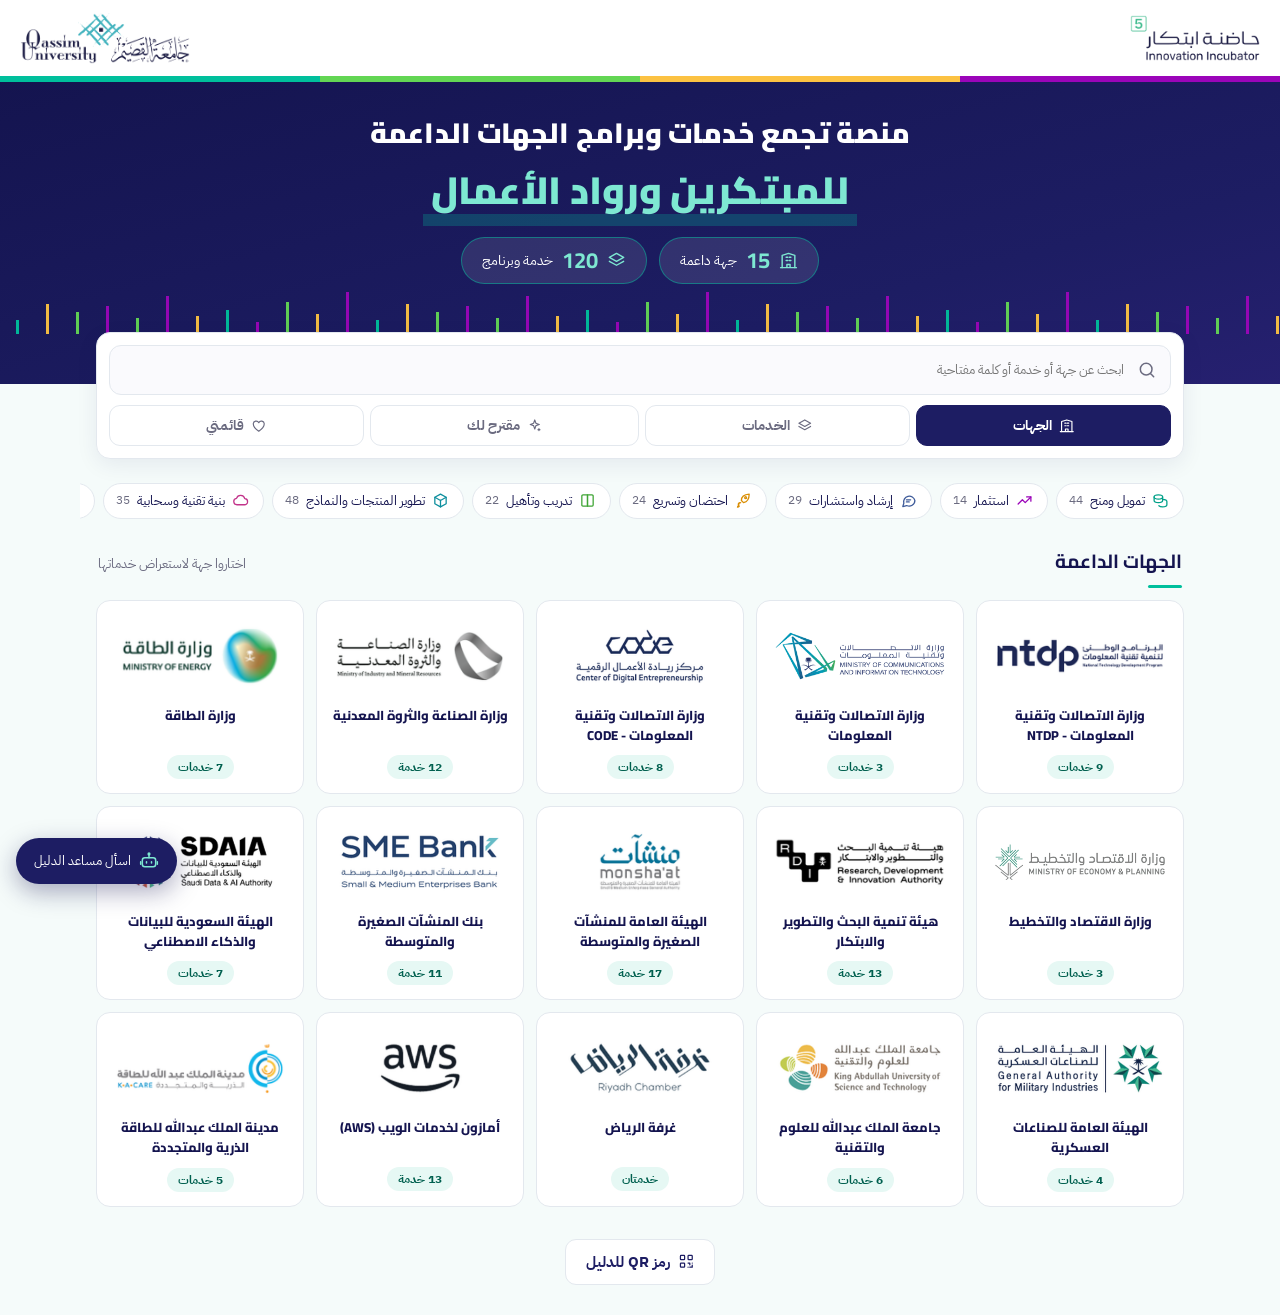
<file: partners-guide.html>
<!DOCTYPE html>
<html lang="ar" dir="rtl">
<head>
<meta charset="UTF-8">
<meta name="viewport" content="width=device-width, initial-scale=1.0">
<title>دليل شركاء النجاح — حاضنة ابتكار 5</title>
<meta name="description" content="دليل تفاعلي لخدمات وبرامج الجهات الداعمة للابتكار وريادة الأعمال — حاضنة ابتكار 5 – جامعة القصيم">
<link rel="preconnect" href="https://fonts.googleapis.com">
<link href="https://fonts.googleapis.com/css2?family=IBM+Plex+Sans+Arabic:wght@400;500;600;700&family=Cairo:wght@700;800;900&display=swap" rel="stylesheet">
<style>
:root{--navy:#14144F;--navy2:#1D1D63;--gold:#00BF9C;--gold-l:#E6F8F4;--ink:#1A1A2E;--gray:#6B6B80;--line:#E4E4EE;--bg:#F5FBFA;--teal:#00A088;--purple:#9B05B9;--ok:#1E7D4F}
*{box-sizing:border-box}
html{scroll-behavior:smooth}
body{margin:0;font-family:'IBM Plex Sans Arabic',Tahoma,sans-serif;background:var(--bg);color:var(--ink);min-height:100vh;display:flex;flex-direction:column;-webkit-text-size-adjust:100%}
button{font-family:inherit}
svg.i{width:1.15em;height:1.15em;fill:none;stroke:currentColor;stroke-width:1.8;stroke-linecap:round;stroke-linejoin:round;flex:none}
.topbar{width:100%;background:#fff;border-bottom:1px solid var(--line);padding:12px 20px;display:flex;align-items:center;justify-content:space-between;gap:16px}
.topbar img{height:46px;width:auto;display:block}.topbar .qu img{height:52px}
@media(max-width:560px){.topbar img{height:34px}.topbar .qu img{height:40px}}
.hero{background:linear-gradient(160deg,#14144F,#1D1D63 60%,#262070);color:#fff;text-align:center;padding:38px 20px 96px;position:relative}
.hero:before{content:"";position:absolute;top:0;left:0;right:0;height:6px;background:linear-gradient(90deg,#00BF9C 0 25%,#63D654 25% 50%,#FCC242 50% 75%,#9B05B9 75%)}
.wrap{width:100%;max-width:1120px;margin:0 auto;padding:0 16px}
.hero .k{color:#7EE8D2;font-size:13px;font-family:'Cairo',sans-serif;letter-spacing:.2px}
.hero h1{font-family:'Cairo',sans-serif;font-size:clamp(23px,4.6vw,38px);margin:10px auto 10px;line-height:1.55;max-width:820px;font-weight:900}
.hero p{max-width:640px;margin:0 auto;color:#D9D8EE;font-size:15px;line-height:1.95}
.stats{display:flex;justify-content:center;gap:12px;margin-top:22px;flex-wrap:wrap}
.stat{background:rgba(255,255,255,.1);border:1px solid rgba(230,197,112,.45);border-radius:14px;padding:10px 24px;min-width:120px}
.stat b{display:block;font-family:'Cairo',sans-serif;font-size:26px;color:#7EE8D2;line-height:1.3}.stat span{font-size:12.5px;color:#D9D8EE}
.tools{margin-top:-52px;position:relative;z-index:5}
.panel{background:#fff;border:1px solid var(--line);border-radius:18px;box-shadow:0 8px 28px rgba(20,20,79,.1);padding:14px}
.search{position:relative}
.search svg.i{position:absolute;right:14px;top:50%;transform:translateY(-50%);color:var(--gray);width:20px;height:20px}
.search input{width:100%;padding:14px 46px 14px 44px;border:1.5px solid var(--line);border-radius:12px;font:500 16px inherit;font-family:inherit;background:#FAFAFD;color:var(--ink)}
.search input:focus{outline:none;border-color:var(--navy2);background:#fff;box-shadow:0 0 0 3px rgba(26,24,82,.1)}
.search .x{position:absolute;left:8px;top:50%;transform:translateY(-50%);border:0;background:#EEEEF6;color:var(--gray);width:30px;height:30px;border-radius:50%;cursor:pointer;display:none;align-items:center;justify-content:center}
.search.has .x{display:flex}
.tabs{display:flex;gap:6px;margin-top:12px}
.tab{flex:1;padding:10px 8px;border:1.5px solid var(--line);border-radius:11px;background:#fff;font-weight:700;font-size:14px;color:var(--gray);cursor:pointer;display:flex;align-items:center;justify-content:center;gap:7px}
.tab.on{background:var(--navy2);border-color:var(--navy2);color:#fff}
main{flex:1;padding:22px 0 10px}
.sec-h{display:flex;align-items:baseline;justify-content:space-between;gap:10px;margin:6px 2px 12px}
.sec-h h2{font-family:'Cairo',sans-serif;font-size:19px;margin:0;color:var(--navy)}.sec-h span{font-size:13px;color:var(--gray)}
.grid{display:grid;grid-template-columns:repeat(auto-fill,minmax(250px,1fr));gap:14px}
.card{background:#fff;border:1px solid var(--line);border-radius:16px;padding:16px;cursor:pointer;transition:.15s;display:flex;flex-direction:column;gap:10px;text-align:right;font:inherit;color:inherit;position:relative}
.card:hover,.card:focus-visible{border-color:var(--gold);box-shadow:0 8px 22px rgba(20,20,79,.09);transform:translateY(-2px);outline:none}
.ico{width:48px;height:48px;border-radius:13px;display:flex;align-items:center;justify-content:center;color:#fff;flex:none;overflow:hidden}
.ico svg.i{width:24px;height:24px}.ico img{width:100%;height:100%;object-fit:contain;background:#fff;padding:5px}.ico.lg{background:#fff!important;border:1px solid var(--line);width:56px;height:56px}
.org .nm{font-family:'Cairo',sans-serif;font-weight:800;font-size:15.5px;line-height:1.55;color:var(--navy);flex:1}
.org .cnt{display:inline-flex;align-items:center;gap:6px;background:var(--gold-l);color:#00604F;border-radius:999px;padding:4px 12px;font-size:12.5px;font-weight:700;align-self:flex-start}
.org .go{position:absolute;left:14px;bottom:16px;color:var(--gold)}
.svc{cursor:default}
.svc h3{font-family:'Cairo',sans-serif;font-size:16px;line-height:1.6;margin:0;color:var(--navy);font-weight:800}
.svc .by{display:flex;align-items:center;gap:7px;font-size:12.5px;color:var(--teal);font-weight:600;cursor:pointer;border:0;background:none;padding:0;text-align:right}
.svc .by svg.i{width:15px;height:15px}
.svc p{margin:0;font-size:13.5px;line-height:1.95;color:#4A4A60;display:-webkit-box;-webkit-line-clamp:3;-webkit-box-orient:vertical;overflow:hidden}
.tags{display:flex;flex-wrap:wrap;gap:6px}
.tag{font-size:12px;background:#EEEEF8;color:var(--navy2);border:0;border-radius:999px;padding:4px 11px;cursor:pointer;font-family:inherit;display:inline-flex;align-items:center;gap:4px}
.tag:hover{background:var(--gold-l);color:#00604F}.tag.more{background:none;color:var(--gray);cursor:default}
.btn{display:inline-flex;align-items:center;justify-content:center;gap:8px;padding:11px 20px;border-radius:11px;border:0;background:var(--navy2);color:#fff;font-weight:700;font-size:14.5px;cursor:pointer;text-decoration:none}
.btn:hover{background:var(--navy)}.btn.gold{background:var(--gold);color:#241a05}.btn.gold:hover{background:#b8913f}
.btn.ghost{background:#fff;color:var(--navy2);border:1.5px solid var(--line)}.btn.ghost:hover{border-color:var(--navy2)}
.svc .btn{margin-top:auto;padding:9px 16px;font-size:13.5px;align-self:flex-start}
.back{display:inline-flex;align-items:center;gap:7px;background:#fff;border:1.5px solid var(--line);border-radius:10px;padding:8px 14px;font-weight:700;color:var(--navy2);cursor:pointer;font-size:13.5px;margin-bottom:14px}
.back:hover{border-color:var(--navy2)}
.orghead{display:flex;gap:14px;align-items:center;background:#fff;border:1px solid var(--line);border-radius:16px;padding:16px;margin-bottom:16px}
.orghead h2{margin:0;font-family:'Cairo',sans-serif;font-size:20px;color:var(--navy);line-height:1.5}.orghead small{color:var(--gray);font-size:13px}
.filters{display:grid;gap:10px;margin-bottom:14px}
.filters select{padding:11px 12px;border:1.5px solid var(--line);border-radius:11px;font:500 14px inherit;font-family:inherit;background:#fff;width:100%;color:var(--ink)}
.chips{display:flex;flex-wrap:wrap;gap:7px;align-items:center}
.chip{border:1.5px solid var(--line);background:#fff;border-radius:999px;padding:6px 13px;font-size:12.5px;cursor:pointer;color:var(--navy2);font-weight:600}
.chip.on{background:var(--navy2);color:#fff;border-color:var(--navy2)}
.chip.lnk{border:0;background:none;color:var(--teal);padding:6px 4px}
.empty{text-align:center;color:var(--gray);padding:44px 16px;background:#fff;border:1px dashed var(--line);border-radius:16px;line-height:2}
.det{background:#fff;border:1px solid var(--line);border-radius:18px;padding:22px;max-width:860px;margin:0 auto 20px}
.det h1{font-family:'Cairo',sans-serif;font-size:clamp(20px,3.6vw,27px);line-height:1.6;margin:0 0 10px;color:var(--navy)}
.det .by{display:inline-flex;align-items:center;gap:8px;border:0;background:var(--gold-l);color:#00604F;border-radius:999px;padding:6px 14px 6px 12px;font-weight:700;font-size:13.5px;cursor:pointer;font-family:inherit}
.det .lb{font-size:12.5px;color:var(--gray);font-weight:700;margin:20px 0 7px}
.det .ds{font-size:15.5px;line-height:2.15;color:#2B2B45;white-space:pre-wrap}
.cta{margin-top:24px;padding-top:20px;border-top:1px solid var(--line)}
.cta .btn{width:100%;padding:15px;font-size:16px}
.cta .u{direction:ltr;text-align:center;font-size:12px;color:var(--gray);margin-top:9px;overflow-wrap:anywhere}
.warn{background:#FFF4E0;border:1px solid #F1D29A;color:#7A4B00;border-radius:12px;padding:13px 15px;font-size:14px;line-height:1.9;display:flex;gap:10px;align-items:flex-start}
.foot{padding:22px 16px 30px;text-align:center;font-size:12.5px;color:var(--gray)}
.foot button{margin-top:0}
.modal{position:fixed;inset:0;background:rgba(20,20,79,.55);display:none;align-items:center;justify-content:center;z-index:50;padding:16px}
.modal.on{display:flex}
.mbox{background:#fff;border-radius:18px;padding:22px;width:100%;max-width:380px;text-align:center}
.mbox h3{font-family:'Cairo',sans-serif;margin:0 0 4px;color:var(--navy)}.mbox p{font-size:13px;color:var(--gray);margin:0 0 12px}
.mbox canvas{width:240px;height:240px;border:1px solid var(--line);border-radius:12px;padding:8px;image-rendering:pixelated}
.mbox input{width:100%;margin:12px 0;padding:10px;border:1.5px solid var(--line);border-radius:10px;direction:ltr;font-size:13px;font-family:inherit}
.mbox .row{display:flex;gap:8px}.mbox .row .btn{flex:1;padding:11px 8px;font-size:13.5px}
.cb-fab{position:fixed;left:16px;bottom:16px;z-index:40;background:var(--navy2);color:#fff;border:0;border-radius:999px;padding:13px 18px;font:700 14.5px inherit;font-family:inherit;display:flex;align-items:center;gap:8px;cursor:pointer;box-shadow:0 8px 24px rgba(20,20,79,.35)}
.cb-fab:hover{background:var(--navy)}.cb-fab svg.i{width:20px;height:20px;color:#7EE8D2}
.cb{position:fixed;left:16px;bottom:16px;z-index:60;width:380px;max-width:calc(100vw - 24px);height:560px;max-height:calc(100vh - 32px);background:#fff;border:1px solid var(--line);border-radius:18px;box-shadow:0 16px 48px rgba(20,20,79,.3);display:none;flex-direction:column;overflow:hidden}
.cb.on{display:flex}
.cb-h{background:linear-gradient(160deg,#14144F,#1D1D63);color:#fff;padding:13px 16px;display:flex;align-items:center;gap:10px}
.cb-h b{font-family:'Cairo',sans-serif;font-size:15px;flex:1}.cb-h small{display:block;font-weight:400;font-size:11.5px;color:#D9D8EE;font-family:inherit}
.cb-h button{background:rgba(255,255,255,.12);border:0;color:#fff;width:32px;height:32px;border-radius:50%;cursor:pointer;display:flex;align-items:center;justify-content:center}
.cb-m{flex:1;overflow:auto;padding:14px;background:#F7F7FB;display:flex;flex-direction:column;gap:10px}
.cb-b{max-width:88%;padding:10px 13px;border-radius:14px;font-size:14px;line-height:1.95;white-space:pre-wrap;overflow-wrap:anywhere}
.cb-b.u{align-self:flex-start;background:var(--navy2);color:#fff;border-bottom-right-radius:4px}
.cb-b.a{align-self:flex-end;background:#fff;border:1px solid var(--line);color:var(--ink);border-bottom-left-radius:4px}
.cb-b.n{align-self:center;background:var(--gold-l);color:#00604F;font-size:12px;max-width:96%;text-align:center;padding:6px 10px}
.cb-r{align-self:stretch;display:grid;gap:8px}
.cb-c{background:#fff;border:1px solid var(--line);border-radius:12px;padding:10px 12px}
.cb-c b{font-family:'Cairo',sans-serif;font-size:13.5px;color:var(--navy);display:block;line-height:1.6}.cb-c span{font-size:12px;color:var(--teal);display:block;margin:2px 0 8px}
.cb-c .row{display:flex;gap:6px}.cb-c .btn{padding:7px 12px;font-size:12.5px;border-radius:9px;flex:1}
.cb-s{display:flex;gap:6px;flex-wrap:nowrap;overflow-x:auto;scrollbar-width:none;padding:8px 14px;background:#F7F7FB;border-top:1px solid var(--line)}.cb-s::-webkit-scrollbar{display:none}
.cb-s button{flex:none;white-space:nowrap;border:1.5px solid var(--line);background:#fff;border-radius:999px;padding:6px 12px;font:600 12.5px inherit;font-family:inherit;color:var(--navy2);cursor:pointer}
.cb-i{display:flex;gap:8px;padding:10px;border-top:1px solid var(--line);background:#fff}
.cb-i input{flex:1;padding:11px 12px;border:1.5px solid var(--line);border-radius:11px;font:500 14.5px inherit;font-family:inherit;min-width:0}
.cb-i input:focus{outline:none;border-color:var(--navy2)}
.cb-i button{border:0;background:var(--gold);color:#241a05;border-radius:11px;padding:0 16px;font-weight:800;cursor:pointer;font-family:inherit}
.cb-i button:disabled{opacity:.5}
.dots{display:inline-flex;gap:4px}.dots i{width:7px;height:7px;border-radius:50%;background:var(--gray);animation:bl 1s infinite}.dots i:nth-child(2){animation-delay:.2s}.dots i:nth-child(3){animation-delay:.4s}
@keyframes bl{0%,80%,100%{opacity:.25}40%{opacity:1}}
@media(max-width:560px){.cb{left:0;bottom:0;width:100vw;max-width:100vw;height:86vh;max-height:86vh;border-radius:18px 18px 0 0}.cb-fab{left:12px;bottom:12px;padding:12px 16px}}
svg.i.fill{fill:currentColor}
.lgbox{height:64px;width:100%;background:#fff;border:1px solid var(--line);border-radius:12px;display:flex;align-items:center;justify-content:center;padding:8px}
.lgbox img{max-width:100%;max-height:100%;object-fit:contain}
.lgbox.sm{height:56px;width:150px;flex:none}
.cats{display:grid;grid-template-columns:repeat(auto-fill,minmax(150px,1fr));gap:10px;margin-bottom:22px}
.cat{border:1px solid var(--line);background:#fff;border-radius:14px;padding:12px 10px;display:flex;flex-direction:column;align-items:center;gap:7px;cursor:pointer;font:inherit;color:var(--navy);text-align:center}
.cat:hover{border-color:var(--gold);box-shadow:0 6px 16px rgba(20,20,79,.08)}
.cat .ci{width:40px;height:40px;border-radius:11px;background:var(--gold-l);color:#00604F;display:flex;align-items:center;justify-content:center}.cat .ci svg.i{width:21px;height:21px}
.cat b{font-size:13.5px;font-family:'Cairo',sans-serif;line-height:1.5}.cat span{font-size:12px;color:var(--gray)}
.fav{position:absolute;left:12px;top:12px;width:36px;height:36px;border-radius:50%;border:1.5px solid var(--line);background:#fff;color:var(--gray);display:flex;align-items:center;justify-content:center;cursor:pointer;padding:0}
.fav.on{background:#FDECEF;border-color:#E8A3B0;color:#C2334F}.fav.on svg.i{fill:currentColor}
.svc h3{padding-left:40px}
.btn.fvb{background:#fff;color:var(--navy2);border:1.5px solid var(--line);margin-top:10px}.btn.fvb.on{background:#FDECEF;border-color:#E8A3B0;color:#C2334F}.btn.fvb.on svg.i{fill:currentColor}
.stages{display:grid;grid-template-columns:repeat(3,1fr);gap:10px;margin-bottom:6px}
.stg{border:1.5px solid var(--line);background:#fff;border-radius:14px;padding:13px 12px;cursor:pointer;text-align:right;font:inherit;color:var(--navy)}
.stg b{display:block;font-family:'Cairo',sans-serif;font-size:14.5px}.stg span{font-size:12px;color:var(--gray);line-height:1.7;display:block;margin-top:3px}
.stg.on{border-color:var(--navy2);background:#F0F0FA;box-shadow:inset 0 0 0 1px var(--navy2)}
.step{font-weight:800;font-family:'Cairo',sans-serif;color:var(--navy);margin:14px 2px 8px;font-size:15px}.step small{font-weight:500;color:var(--gray);font-family:inherit;font-size:12.5px}
.bar{display:flex;gap:8px;flex-wrap:wrap;margin-bottom:14px}
.badge{background:var(--gold);color:#241a05;border-radius:999px;font-size:11px;padding:1px 7px;font-weight:800}
.tab{min-width:0;padding:10px 4px;font-size:13.5px}
@media(max-width:560px){.stages{grid-template-columns:1fr}.tabs{display:grid;grid-template-columns:1fr 1fr}.lgbox.sm{width:110px;height:48px}.hero{padding:30px 16px 90px}.det{padding:16px}.grid{grid-template-columns:1fr}}
</style>
<link rel="stylesheet" href="brand.css">
<style id="pgx">
.hero{padding:26px 20px 100px!important}
.hero h1{font-size:clamp(21px,4vw,34px);margin:8px auto}
.hero p{font-size:14.5px;line-height:1.85;max-width:600px}
.stats{margin-top:14px;gap:10px;flex-wrap:nowrap}
.stat{padding:6px 18px;min-width:0;border-color:rgba(0,191,156,.5)!important;border-radius:12px;display:flex;align-items:baseline;gap:8px}
.stat b{display:inline;font-size:20px}.stat span{font-size:13px}
.tools{position:sticky;top:6px;z-index:30;margin-top:-52px}
.panel{padding:12px}
.tabs{display:flex!important;gap:6px;margin-top:10px;overflow-x:auto;scrollbar-width:none}
.tab{flex:1 0 auto;padding:9px 12px;font-size:13.5px;white-space:nowrap}
.tools.stuck .panel{padding:8px;border-radius:14px}.tools.stuck .tabs{margin-top:8px}
.tools.stuck .tab .tl{display:none}.tools.stuck .tab.on .tl{display:inline}.tools.stuck .tab{padding:8px 12px}
.strip{display:flex;gap:8px;overflow-x:auto;scrollbar-width:none;padding:2px 16px 10px;margin:0 -16px 14px}
.strip::-webkit-scrollbar{display:none}
.sbtn{flex:none;display:flex;align-items:center;gap:7px;border:1.5px solid var(--line);background:#fff;border-radius:999px;padding:7px 14px 7px 12px;font:600 13px inherit;font-family:inherit;color:var(--navy);cursor:pointer}
.sbtn svg.i{width:17px;height:17px;color:var(--c,#00A088)}.sbtn em{font-style:normal;font-size:11.5px;color:var(--gray)}
.sbtn:hover,.sbtn.on{border-color:var(--c,#00A088);background:#F2FCFA}
.sbtn.on{box-shadow:inset 0 0 0 1px var(--c,#00A088)}
.wall{display:grid;grid-template-columns:repeat(auto-fill,minmax(190px,1fr));gap:12px}
.wc{background:#fff;border:1px solid var(--line);border-radius:14px;padding:16px 12px 14px;cursor:pointer;display:flex;flex-direction:column;align-items:center;gap:10px;font:inherit;color:inherit;transition:.15s;text-align:center}
.wc:hover,.wc:focus-visible{border-color:#00BF9C;box-shadow:0 10px 24px rgba(20,20,79,.1);transform:translateY(-2px);outline:none}
.wc .lw{height:78px;width:100%;display:flex;align-items:center;justify-content:center}
.wc .lw img{max-width:100%;max-height:72px;object-fit:contain}
.wc .lw .ico{width:56px;height:56px}
.wc .wn{font-family:'Cairo',sans-serif;font-weight:800;font-size:13px;line-height:1.55;color:var(--navy);min-height:40px;display:-webkit-box;-webkit-line-clamp:2;-webkit-box-orient:vertical;overflow:hidden}
.wc .wk{font-size:12px;color:#00604F;background:#E6F8F4;border-radius:999px;padding:3px 11px;font-weight:700}
.svc p{-webkit-line-clamp:2!important}
.cbadge{display:inline-flex;align-items:center;gap:6px;font-size:12px;font-weight:700;color:var(--c,#00604F)}
.cbadge:before{content:"";width:8px;height:8px;border-radius:50%;background:var(--c,#00A088)}
.vbar{display:flex;gap:8px;align-items:center;margin:0 0 12px;flex-wrap:wrap}
.vbar select{padding:8px 10px;border:1.5px solid var(--line);border-radius:10px;font:500 13px inherit;font-family:inherit;background:#fff;color:var(--ink)}
.vbar .sp{flex:1}
.vt{display:flex;border:1.5px solid var(--line);border-radius:10px;overflow:hidden;background:#fff}
.vt button{border:0;background:#fff;padding:7px 11px;cursor:pointer;color:var(--gray);display:flex}
.vt button.on{background:var(--navy2);color:#fff}
.rows{display:grid;gap:8px}
.rw{display:flex;gap:12px;align-items:center;background:#fff;border:1px solid var(--line);border-radius:12px;padding:11px 14px;cursor:pointer}
.rw:hover{border-color:#00BF9C;box-shadow:0 6px 16px rgba(20,20,79,.08)}
.rw .tx{flex:1;min-width:0}.rw b{font-family:'Cairo',sans-serif;font-size:14.5px;color:var(--navy);display:block;line-height:1.6}
.rw small{display:flex;gap:10px;flex-wrap:wrap;font-size:12px;color:var(--gray);align-items:center}
.rw .fav{position:static;flex:none}.rw .chev{color:#00A088;flex:none}
.orghead{padding:18px!important;gap:18px!important}
.lgbox.lg{height:96px;width:210px;flex:none}
.cb-fab .lb{display:inline}
@media(max-width:560px){
  .hero{padding:18px 16px 96px!important}.hero p{font-size:13px;line-height:1.75}.hero .k{font-size:12px}
  .stat{padding:5px 14px}.stat b{font-size:18px}.stat span{font-size:12px}
  .wall{grid-template-columns:repeat(2,1fr);gap:10px}.wc{padding:12px 8px}.wc .lw{height:62px}.wc .lw img{max-height:56px}.wc .wn{font-size:12px;min-height:36px}
  .lgbox.lg{width:120px;height:64px}.orghead{gap:12px!important;padding:14px!important}
  .tab{flex:1 1 0;padding:9px 4px;font-size:12.5px;gap:4px}.tab svg.i{width:15px;height:15px}
  .cb-fab{padding:0;width:52px;height:52px;justify-content:center}.cb-fab .lb{display:none}.cb-fab svg.i{width:24px;height:24px}
}
.more{background:#fff;border:1px solid var(--line);border-radius:12px;padding:0 14px;margin-bottom:10px}.more summary{cursor:pointer;padding:11px 0;font-weight:700;font-size:13.5px;color:var(--navy2);display:flex;align-items:center;gap:8px;list-style:none}.more summary::-webkit-details-marker{display:none}.more .filters{padding-bottom:12px}
input[type=search]::-webkit-search-cancel-button{display:none;-webkit-appearance:none}
.hero .lead{font-family:'Cairo',sans-serif;font-weight:700;font-size:clamp(17px,2.6vw,25px);line-height:2.05;max-width:760px;margin:6px auto 0;color:#fff;letter-spacing:.1px}
.hero .lead mark{background:none;color:#7EE8D2;font-weight:900;padding:0 2px;box-shadow:inset 0 -9px 0 rgba(0,191,156,.22)}
.hero .stats{margin-top:18px;gap:12px}
.hero .stat{background:rgba(255,255,255,.1);padding:8px 20px;gap:9px;align-items:center;border-radius:999px}
.hero .stat svg.i{width:19px;height:19px;color:#7EE8D2}.hero .stat b{font-size:22px;font-family:'Cairo',sans-serif}.hero .stat span{font-size:13.5px;color:#fff}
@media(max-width:560px){.hero .lead{font-size:15.5px;line-height:2;padding:0 2px}.hero .lead br{display:none}.hero .stat{padding:6px 14px}.hero .stat b{font-size:19px}.hero .stat span{font-size:12.5px}.hero .stat svg.i{width:16px;height:16px}}
.hero .lead{max-width:920px}.hero .lead span{display:block}.hero .lead mark{white-space:nowrap}
.hero .lead .l1{font-size:clamp(17px,2.7vw,26px);font-weight:900;line-height:1.9}
.hero .lead .l2{font-size:clamp(14px,1.9vw,18px);font-weight:600;color:#D9D8EE;line-height:2;margin-top:2px}
@media(max-width:560px){.hero .lead .l1{font-size:16.5px;line-height:1.9}.hero .lead .l2{font-size:13.5px;line-height:1.95}}
.hero .lead .l1{font-size:clamp(18px,2.8vw,28px);line-height:1.8}
.hero .lead .l1.hl{font-size:clamp(22px,3.8vw,38px);line-height:1.6;margin-top:2px}
.hero .lead .l1.hl mark{box-shadow:inset 0 -12px 0 rgba(0,191,156,.25);padding:0 8px}
.hero .stats{margin-top:16px}
@media(max-width:560px){.hero .lead .l1{font-size:16px}.hero .lead .l1.hl{font-size:22px}}
</style>
</head>
<body>
<svg width="0" height="0" style="position:absolute" aria-hidden="true"><defs>
<symbol id="i-search" viewBox="0 0 24 24"><circle cx="11" cy="11" r="7"/><path d="m20 20-3.5-3.5"/></symbol>
<symbol id="i-x" viewBox="0 0 24 24"><path d="M6 6l12 12M18 6 6 18"/></symbol>
<symbol id="i-building" viewBox="0 0 24 24"><path d="M4 21V5.5L12 3l8 2.5V21"/><path d="M2 21h20M9 8h2M13 8h2M9 12h2M13 12h2M10 21v-4h4v4"/></symbol>
<symbol id="i-grid" viewBox="0 0 24 24"><rect x="3.5" y="3.5" width="7" height="7" rx="1.5"/><rect x="13.5" y="3.5" width="7" height="7" rx="1.5"/><rect x="3.5" y="13.5" width="7" height="7" rx="1.5"/><rect x="13.5" y="13.5" width="7" height="7" rx="1.5"/></symbol>
<symbol id="i-layers" viewBox="0 0 24 24"><path d="m12 3 9 5-9 5-9-5 9-5Z"/><path d="m3 13 9 5 9-5"/></symbol>
<symbol id="i-arrow-r" viewBox="0 0 24 24"><path d="M4 12h16M14 6l6 6-6 6"/></symbol>
<symbol id="i-arrow-l" viewBox="0 0 24 24"><path d="M20 12H4M10 6l-6 6 6 6"/></symbol>
<symbol id="i-ext" viewBox="0 0 24 24"><path d="M14 4h6v6M20 4l-9 9"/><path d="M18 14v5a1.5 1.5 0 0 1-1.5 1.5h-11A1.5 1.5 0 0 1 4 19V8a1.5 1.5 0 0 1 1.5-1.5H10"/></symbol>
<symbol id="i-tag" viewBox="0 0 24 24"><path d="M3 12V4a1 1 0 0 1 1-1h8l9 9-9 9-9-9Z"/><circle cx="8" cy="8" r="1.2"/></symbol>
<symbol id="i-info" viewBox="0 0 24 24"><circle cx="12" cy="12" r="9"/><path d="M12 11v5M12 8h.01"/></symbol>
<symbol id="i-coins" viewBox="0 0 24 24"><ellipse cx="9" cy="7" rx="6" ry="3"/><path d="M3 7v5c0 1.7 2.7 3 6 3s6-1.3 6-3V7"/><path d="M15 10.5c3 .2 6 1.4 6 3V18c0 1.7-2.7 3-6 3-2.3 0-4.3-.6-5.3-1.6"/></symbol>
<symbol id="i-trend" viewBox="0 0 24 24"><path d="m3 17 6-6 4 4 8-8"/><path d="M15 7h6v6"/></symbol>
<symbol id="i-chat" viewBox="0 0 24 24"><path d="M21 12a8 8 0 0 1-11.6 7.1L4 20.5l1.4-4.6A8 8 0 1 1 21 12Z"/><path d="M9 11h6M9 14h4"/></symbol>
<symbol id="i-rocket" viewBox="0 0 24 24"><path d="M5 19c-1 .5-1.5 1.5-1.5 2.5C4.5 21.5 5.5 21 6 20M5 19c-.5-1-.5-2 0-3l3-1M5 19l1-4"/><path d="M12 15 9 12c0-5 3.5-8.500 11-9 0 7.500-4 11-8 12Z"/><circle cx="15" cy="8" r="1.300"/></symbol>
<symbol id="i-book" viewBox="0 0 24 24"><path d="M4 5.500A1.500 1.500 0 0 1 5.500 4H12v16H5.500A1.500 1.500 0 0 1 4 18.500Z"/><path d="M20 5.500A1.500 1.500 0 0 0 18.500 4H12v16h6.500a1.500 1.500 0 0 0 1.500-1.500Z"/></symbol>
<symbol id="i-cube" viewBox="0 0 24 24"><path d="m12 3 8 4.500v9L12 21l-8-4.500v-9Z"/><path d="m4 7.500 8 4.500 8-4.500M12 12v9"/></symbol>
<symbol id="i-cloud" viewBox="0 0 24 24"><path d="M7 18a4.500 4.500 0 0 1-.600-8.960A6 6 0 0 1 18 9.500a4 4 0 0 1-.500 8.500Z"/></symbol>
<symbol id="i-flask" viewBox="0 0 24 24"><path d="M9 3h6M10 3v6l-5.500 9.500A1.500 1.500 0 0 0 5.800 21h12.400a1.500 1.500 0 0 0 1.300-2.500L14 9V3"/><path d="M7.500 15h9"/></symbol>
<symbol id="i-globe" viewBox="0 0 24 24"><circle cx="12" cy="12" r="9"/><path d="M3 12h18M12 3c2.500 2.500 3.500 5.500 3.500 9s-1 6.500-3.500 9c-2.500-2.500-3.500-5.500-3.500-9S9.500 5.500 12 3Z"/></symbol>
<symbol id="i-trophy" viewBox="0 0 24 24"><path d="M8 4h8v5a4 4 0 0 1-8 0Z"/><path d="M8 6H4v1.500A3.500 3.500 0 0 0 8 11M16 6h4v1.500a3.500 3.500 0 0 1-4 3.500M12 13v4M8 21h8M9.500 17h5"/></symbol>
<symbol id="i-scale" viewBox="0 0 24 24"><path d="M12 4v16M7 20h10M5 7h14"/><path d="m5 7-3 7a3 3 0 0 0 6 0Zm14 0-3 7a3 3 0 0 0 6 0Z"/></symbol>
<symbol id="i-heart" viewBox="0 0 24 24"><path d="M12 20.500S3.500 15 3.500 9A4.500 4.500 0 0 1 12 7.200 4.500 4.500 0 0 1 20.500 9c0 6-8.500 11.500-8.500 11.500Z"/></symbol>
<symbol id="i-spark" viewBox="0 0 24 24"><path d="M12 3l1.800 5.200L19 10l-5.200 1.800L12 17l-1.800-5.200L5 10l5.200-1.800Z"/><path d="M18.500 16.500v3M17 18h3"/></symbol>
<symbol id="i-bot" viewBox="0 0 24 24"><rect x="4" y="8" width="16" height="11" rx="3"/><path d="M12 8V4.500M9 13v1.500M15 13v1.500M2 13v3M22 13v3"/><circle cx="12" cy="3.500" r="1"/></symbol>
<symbol id="i-send" viewBox="0 0 24 24"><path d="M21 3 10 14M21 3l-7 18-4-7-7-4Z"/></symbol>
<symbol id="i-list" viewBox="0 0 24 24"><path d="M8 6h13M8 12h13M8 18h13M3.5 6h.01M3.5 12h.01M3.5 18h.01"/></symbol>
<symbol id="i-copy" viewBox="0 0 24 24"><rect x="8" y="8" width="12" height="12" rx="2"/><path d="M16 8V6a2 2 0 0 0-2-2H6a2 2 0 0 0-2 2v8a2 2 0 0 0 2 2h2"/></symbol>
<symbol id="i-qr" viewBox="0 0 24 24"><rect x="3.5" y="3.5" width="6" height="6" rx="1"/><rect x="14.5" y="3.5" width="6" height="6" rx="1"/><rect x="3.5" y="14.5" width="6" height="6" rx="1"/><path d="M14.5 14.5h2.5v2.5M20.5 14.5v.01M14.5 20.5h.01M17 20.5h3.5v-3"/></symbol>
</defs></svg>
<div class="topbar"><div class="inc"><img alt="حاضنة ابتكار" src="[data-uri]"></div><div class="qu"><img alt="جامعة القصيم" src="[data-uri]"></div></div>
<header class="hero">
  <p class="lead"><span class="l1">منصة تجمع خدمات وبرامج الجهات الداعمة</span><span class="l1 hl"><mark>للمبتكرين ورواد الأعمال</mark></span></p>
  <div class="stats"><div class="stat"><svg class="i"><use href="#i-building"/></svg><b id="nOrgs">0</b><span>جهة داعمة</span></div><div class="stat"><svg class="i"><use href="#i-layers"/></svg><b id="nSvcs">0</b><span>خدمة وبرنامج</span></div></div>
</header>
<div class="wrap tools"><div class="panel">
  <div class="search" id="sbox"><svg class="i"><use href="#i-search"/></svg><input id="q" type="search" placeholder="ابحث عن جهة أو خدمة أو كلمة مفتاحية" autocomplete="off" enterkeyhint="search"><button class="x" id="qx" aria-label="مسح البحث"><svg class="i"><use href="#i-x"/></svg></button></div>
  <div class="tabs" id="tabs"><button class="tab" data-t="home"><svg class="i"><use href="#i-building"/></svg><span class="tl">الجهات</span></button><button class="tab" data-t="services"><svg class="i"><use href="#i-layers"/></svg><span class="tl">الخدمات</span></button><button class="tab" data-t="foryou"><svg class="i"><use href="#i-spark"/></svg><span class="tl">مقترح لك</span></button><button class="tab" data-t="saved"><svg class="i"><use href="#i-heart"/></svg><span class="tl">قائمتي</span> <span class="badge" id="favN" style="display:none">0</span></button></div>
</div></div>
<main><div class="wrap" id="view"></div></main>
<div class="foot"><button class="btn ghost" id="qrBtn"><svg class="i"><use href="#i-qr"/></svg>رمز QR للدليل</button></div>
<button class="cb-fab" id="cbFab" aria-label="فتح مساعد الدليل"><svg class="i"><use href="#i-bot"/></svg><span class="lb">اسأل مساعد الدليل</span></button>
<section class="cb" id="cb" aria-label="مساعد الدليل" role="dialog">
  <div class="cb-h"><svg class="i" style="width:24px;height:24px;color:#7EE8D2"><use href="#i-bot"/></svg><b>مساعد الدليل<small>يجيب من خدمات الدليل فقط</small></b><button id="cbX" aria-label="إغلاق"><svg class="i"><use href="#i-x"/></svg></button></div>
  <div class="cb-m" id="cbM"></div>
  <div class="cb-s" id="cbS"></div>
  <form class="cb-i" id="cbF"><input id="cbQ" maxlength="500" placeholder="يُرجى كتابة سؤالكم هنا" autocomplete="off" aria-label="سؤالك"><button id="cbGo" type="submit">إرسال</button></form>
</section>
<div class="modal" id="qrm"><div class="mbox"><h3>رمز QR للدليل</h3><p>امسحوا الرمز للوصول مباشرة إلى الدليل</p><canvas id="qrc" width="240" height="240"></canvas><input id="qrUrl" aria-label="رابط الدليل"><div class="row"><button class="btn" id="qrDl">تنزيل الصورة</button><button class="btn ghost" id="qrClose">إغلاق</button></div></div></div>
<script src="partners-guide-data.js"></script>
<script>
//---------------------------------------------------------------------
//
// QR Code Generator for JavaScript
//
// Copyright (c) 2009 Kazuhiko Arase
//
// URL: http://www.d-project.com/
//
// Licensed under the MIT license:
//  http://www.opensource.org/licenses/mit-license.php
//
// The word 'QR Code' is registered trademark of
// DENSO WAVE INCORPORATED
//  http://www.denso-wave.com/qrcode/faqpatent-e.html
//
//---------------------------------------------------------------------

var qrcode = function() {

  //---------------------------------------------------------------------
  // qrcode
  //---------------------------------------------------------------------

  /**
   * qrcode
   * @param typeNumber 1 to 40
   * @param errorCorrectionLevel 'L','M','Q','H'
   */
  var qrcode = function(typeNumber, errorCorrectionLevel) {

    var PAD0 = 0xEC;
    var PAD1 = 0x11;

    var _typeNumber = typeNumber;
    var _errorCorrectionLevel = QRErrorCorrectionLevel[errorCorrectionLevel];
    var _modules = null;
    var _moduleCount = 0;
    var _dataCache = null;
    var _dataList = [];

    var _this = {};

    var makeImpl = function(test, maskPattern) {

      _moduleCount = _typeNumber * 4 + 17;
      _modules = function(moduleCount) {
        var modules = new Array(moduleCount);
        for (var row = 0; row < moduleCount; row += 1) {
          modules[row] = new Array(moduleCount);
          for (var col = 0; col < moduleCount; col += 1) {
            modules[row][col] = null;
          }
        }
        return modules;
      }(_moduleCount);

      setupPositionProbePattern(0, 0);
      setupPositionProbePattern(_moduleCount - 7, 0);
      setupPositionProbePattern(0, _moduleCount - 7);
      setupPositionAdjustPattern();
      setupTimingPattern();
      setupTypeInfo(test, maskPattern);

      if (_typeNumber >= 7) {
        setupTypeNumber(test);
      }

      if (_dataCache == null) {
        _dataCache = createData(_typeNumber, _errorCorrectionLevel, _dataList);
      }

      mapData(_dataCache, maskPattern);
    };

    var setupPositionProbePattern = function(row, col) {

      for (var r = -1; r <= 7; r += 1) {

        if (row + r <= -1 || _moduleCount <= row + r) continue;

        for (var c = -1; c <= 7; c += 1) {

          if (col + c <= -1 || _moduleCount <= col + c) continue;

          if ( (0 <= r && r <= 6 && (c == 0 || c == 6) )
              || (0 <= c && c <= 6 && (r == 0 || r == 6) )
              || (2 <= r && r <= 4 && 2 <= c && c <= 4) ) {
            _modules[row + r][col + c] = true;
          } else {
            _modules[row + r][col + c] = false;
          }
        }
      }
    };

    var getBestMaskPattern = function() {

      var minLostPoint = 0;
      var pattern = 0;

      for (var i = 0; i < 8; i += 1) {

        makeImpl(true, i);

        var lostPoint = QRUtil.getLostPoint(_this);

        if (i == 0 || minLostPoint > lostPoint) {
          minLostPoint = lostPoint;
          pattern = i;
        }
      }

      return pattern;
    };

    var setupTimingPattern = function() {

      for (var r = 8; r < _moduleCount - 8; r += 1) {
        if (_modules[r][6] != null) {
          continue;
        }
        _modules[r][6] = (r % 2 == 0);
      }

      for (var c = 8; c < _moduleCount - 8; c += 1) {
        if (_modules[6][c] != null) {
          continue;
        }
        _modules[6][c] = (c % 2 == 0);
      }
    };

    var setupPositionAdjustPattern = function() {

      var pos = QRUtil.getPatternPosition(_typeNumber);

      for (var i = 0; i < pos.length; i += 1) {

        for (var j = 0; j < pos.length; j += 1) {

          var row = pos[i];
          var col = pos[j];

          if (_modules[row][col] != null) {
            continue;
          }

          for (var r = -2; r <= 2; r += 1) {

            for (var c = -2; c <= 2; c += 1) {

              if (r == -2 || r == 2 || c == -2 || c == 2
                  || (r == 0 && c == 0) ) {
                _modules[row + r][col + c] = true;
              } else {
                _modules[row + r][col + c] = false;
              }
            }
          }
        }
      }
    };

    var setupTypeNumber = function(test) {

      var bits = QRUtil.getBCHTypeNumber(_typeNumber);

      for (var i = 0; i < 18; i += 1) {
        var mod = (!test && ( (bits >> i) & 1) == 1);
        _modules[Math.floor(i / 3)][i % 3 + _moduleCount - 8 - 3] = mod;
      }

      for (var i = 0; i < 18; i += 1) {
        var mod = (!test && ( (bits >> i) & 1) == 1);
        _modules[i % 3 + _moduleCount - 8 - 3][Math.floor(i / 3)] = mod;
      }
    };

    var setupTypeInfo = function(test, maskPattern) {

      var data = (_errorCorrectionLevel << 3) | maskPattern;
      var bits = QRUtil.getBCHTypeInfo(data);

      // vertical
      for (var i = 0; i < 15; i += 1) {

        var mod = (!test && ( (bits >> i) & 1) == 1);

        if (i < 6) {
          _modules[i][8] = mod;
        } else if (i < 8) {
          _modules[i + 1][8] = mod;
        } else {
          _modules[_moduleCount - 15 + i][8] = mod;
        }
      }

      // horizontal
      for (var i = 0; i < 15; i += 1) {

        var mod = (!test && ( (bits >> i) & 1) == 1);

        if (i < 8) {
          _modules[8][_moduleCount - i - 1] = mod;
        } else if (i < 9) {
          _modules[8][15 - i - 1 + 1] = mod;
        } else {
          _modules[8][15 - i - 1] = mod;
        }
      }

      // fixed module
      _modules[_moduleCount - 8][8] = (!test);
    };

    var mapData = function(data, maskPattern) {

      var inc = -1;
      var row = _moduleCount - 1;
      var bitIndex = 7;
      var byteIndex = 0;
      var maskFunc = QRUtil.getMaskFunction(maskPattern);

      for (var col = _moduleCount - 1; col > 0; col -= 2) {

        if (col == 6) col -= 1;

        while (true) {

          for (var c = 0; c < 2; c += 1) {

            if (_modules[row][col - c] == null) {

              var dark = false;

              if (byteIndex < data.length) {
                dark = ( ( (data[byteIndex] >>> bitIndex) & 1) == 1);
              }

              var mask = maskFunc(row, col - c);

              if (mask) {
                dark = !dark;
              }

              _modules[row][col - c] = dark;
              bitIndex -= 1;

              if (bitIndex == -1) {
                byteIndex += 1;
                bitIndex = 7;
              }
            }
          }

          row += inc;

          if (row < 0 || _moduleCount <= row) {
            row -= inc;
            inc = -inc;
            break;
          }
        }
      }
    };

    var createBytes = function(buffer, rsBlocks) {

      var offset = 0;

      var maxDcCount = 0;
      var maxEcCount = 0;

      var dcdata = new Array(rsBlocks.length);
      var ecdata = new Array(rsBlocks.length);

      for (var r = 0; r < rsBlocks.length; r += 1) {

        var dcCount = rsBlocks[r].dataCount;
        var ecCount = rsBlocks[r].totalCount - dcCount;

        maxDcCount = Math.max(maxDcCount, dcCount);
        maxEcCount = Math.max(maxEcCount, ecCount);

        dcdata[r] = new Array(dcCount);

        for (var i = 0; i < dcdata[r].length; i += 1) {
          dcdata[r][i] = 0xff & buffer.getBuffer()[i + offset];
        }
        offset += dcCount;

        var rsPoly = QRUtil.getErrorCorrectPolynomial(ecCount);
        var rawPoly = qrPolynomial(dcdata[r], rsPoly.getLength() - 1);

        var modPoly = rawPoly.mod(rsPoly);
        ecdata[r] = new Array(rsPoly.getLength() - 1);
        for (var i = 0; i < ecdata[r].length; i += 1) {
          var modIndex = i + modPoly.getLength() - ecdata[r].length;
          ecdata[r][i] = (modIndex >= 0)? modPoly.getAt(modIndex) : 0;
        }
      }

      var totalCodeCount = 0;
      for (var i = 0; i < rsBlocks.length; i += 1) {
        totalCodeCount += rsBlocks[i].totalCount;
      }

      var data = new Array(totalCodeCount);
      var index = 0;

      for (var i = 0; i < maxDcCount; i += 1) {
        for (var r = 0; r < rsBlocks.length; r += 1) {
          if (i < dcdata[r].length) {
            data[index] = dcdata[r][i];
            index += 1;
          }
        }
      }

      for (var i = 0; i < maxEcCount; i += 1) {
        for (var r = 0; r < rsBlocks.length; r += 1) {
          if (i < ecdata[r].length) {
            data[index] = ecdata[r][i];
            index += 1;
          }
        }
      }

      return data;
    };

    var createData = function(typeNumber, errorCorrectionLevel, dataList) {

      var rsBlocks = QRRSBlock.getRSBlocks(typeNumber, errorCorrectionLevel);

      var buffer = qrBitBuffer();

      for (var i = 0; i < dataList.length; i += 1) {
        var data = dataList[i];
        buffer.put(data.getMode(), 4);
        buffer.put(data.getLength(), QRUtil.getLengthInBits(data.getMode(), typeNumber) );
        data.write(buffer);
      }

      // calc num max data.
      var totalDataCount = 0;
      for (var i = 0; i < rsBlocks.length; i += 1) {
        totalDataCount += rsBlocks[i].dataCount;
      }

      if (buffer.getLengthInBits() > totalDataCount * 8) {
        throw 'code length overflow. ('
          + buffer.getLengthInBits()
          + '>'
          + totalDataCount * 8
          + ')';
      }

      // end code
      if (buffer.getLengthInBits() + 4 <= totalDataCount * 8) {
        buffer.put(0, 4);
      }

      // padding
      while (buffer.getLengthInBits() % 8 != 0) {
        buffer.putBit(false);
      }

      // padding
      while (true) {

        if (buffer.getLengthInBits() >= totalDataCount * 8) {
          break;
        }
        buffer.put(PAD0, 8);

        if (buffer.getLengthInBits() >= totalDataCount * 8) {
          break;
        }
        buffer.put(PAD1, 8);
      }

      return createBytes(buffer, rsBlocks);
    };

    _this.addData = function(data, mode) {

      mode = mode || 'Byte';

      var newData = null;

      switch(mode) {
      case 'Numeric' :
        newData = qrNumber(data);
        break;
      case 'Alphanumeric' :
        newData = qrAlphaNum(data);
        break;
      case 'Byte' :
        newData = qr8BitByte(data);
        break;
      case 'Kanji' :
        newData = qrKanji(data);
        break;
      default :
        throw 'mode:' + mode;
      }

      _dataList.push(newData);
      _dataCache = null;
    };

    _this.isDark = function(row, col) {
      if (row < 0 || _moduleCount <= row || col < 0 || _moduleCount <= col) {
        throw row + ',' + col;
      }
      return _modules[row][col];
    };

    _this.getModuleCount = function() {
      return _moduleCount;
    };

    _this.make = function() {
      if (_typeNumber < 1) {
        var typeNumber = 1;

        for (; typeNumber < 40; typeNumber++) {
          var rsBlocks = QRRSBlock.getRSBlocks(typeNumber, _errorCorrectionLevel);
          var buffer = qrBitBuffer();

          for (var i = 0; i < _dataList.length; i++) {
            var data = _dataList[i];
            buffer.put(data.getMode(), 4);
            buffer.put(data.getLength(), QRUtil.getLengthInBits(data.getMode(), typeNumber) );
            data.write(buffer);
          }

          var totalDataCount = 0;
          for (var i = 0; i < rsBlocks.length; i++) {
            totalDataCount += rsBlocks[i].dataCount;
          }

          if (buffer.getLengthInBits() <= totalDataCount * 8) {
            break;
          }
        }

        _typeNumber = typeNumber;
      }

      makeImpl(false, getBestMaskPattern() );
    };

    _this.createTableTag = function(cellSize, margin) {

      cellSize = cellSize || 2;
      margin = (typeof margin == 'undefined')? cellSize * 4 : margin;

      var qrHtml = '';

      qrHtml += '<table style="';
      qrHtml += ' border-width: 0px; border-style: none;';
      qrHtml += ' border-collapse: collapse;';
      qrHtml += ' padding: 0px; margin: ' + margin + 'px;';
      qrHtml += '">';
      qrHtml += '<tbody>';

      for (var r = 0; r < _this.getModuleCount(); r += 1) {

        qrHtml += '<tr>';

        for (var c = 0; c < _this.getModuleCount(); c += 1) {
          qrHtml += '<td style="';
          qrHtml += ' border-width: 0px; border-style: none;';
          qrHtml += ' border-collapse: collapse;';
          qrHtml += ' padding: 0px; margin: 0px;';
          qrHtml += ' width: ' + cellSize + 'px;';
          qrHtml += ' height: ' + cellSize + 'px;';
          qrHtml += ' background-color: ';
          qrHtml += _this.isDark(r, c)? '#000000' : '#ffffff';
          qrHtml += ';';
          qrHtml += '"/>';
        }

        qrHtml += '</tr>';
      }

      qrHtml += '</tbody>';
      qrHtml += '</table>';

      return qrHtml;
    };

    _this.createSvgTag = function(cellSize, margin, alt, title) {

      var opts = {};
      if (typeof arguments[0] == 'object') {
        // Called by options.
        opts = arguments[0];
        // overwrite cellSize and margin.
        cellSize = opts.cellSize;
        margin = opts.margin;
        alt = opts.alt;
        title = opts.title;
      }

      cellSize = cellSize || 2;
      margin = (typeof margin == 'undefined')? cellSize * 4 : margin;

      // Compose alt property surrogate
      alt = (typeof alt === 'string') ? {text: alt} : alt || {};
      alt.text = alt.text || null;
      alt.id = (alt.text) ? alt.id || 'qrcode-description' : null;

      // Compose title property surrogate
      title = (typeof title === 'string') ? {text: title} : title || {};
      title.text = title.text || null;
      title.id = (title.text) ? title.id || 'qrcode-title' : null;

      var size = _this.getModuleCount() * cellSize + margin * 2;
      var c, mc, r, mr, qrSvg='', rect;

      rect = 'l' + cellSize + ',0 0,' + cellSize +
        ' -' + cellSize + ',0 0,-' + cellSize + 'z ';

      qrSvg += '<svg version="1.1" xmlns="http://www.w3.org/2000/svg"';
      qrSvg += !opts.scalable ? ' width="' + size + 'px" height="' + size + 'px"' : '';
      qrSvg += ' viewBox="0 0 ' + size + ' ' + size + '" ';
      qrSvg += ' preserveAspectRatio="xMinYMin meet"';
      qrSvg += (title.text || alt.text) ? ' role="img" aria-labelledby="' +
          escapeXml([title.id, alt.id].join(' ').trim() ) + '"' : '';
      qrSvg += '>';
      qrSvg += (title.text) ? '<title id="' + escapeXml(title.id) + '">' +
          escapeXml(title.text) + '</title>' : '';
      qrSvg += (alt.text) ? '<description id="' + escapeXml(alt.id) + '">' +
          escapeXml(alt.text) + '</description>' : '';
      qrSvg += '<rect width="100%" height="100%" fill="white" cx="0" cy="0"/>';
      qrSvg += '<path d="';

      for (r = 0; r < _this.getModuleCount(); r += 1) {
        mr = r * cellSize + margin;
        for (c = 0; c < _this.getModuleCount(); c += 1) {
          if (_this.isDark(r, c) ) {
            mc = c*cellSize+margin;
            qrSvg += 'M' + mc + ',' + mr + rect;
          }
        }
      }

      qrSvg += '" stroke="transparent" fill="black"/>';
      qrSvg += '</svg>';

      return qrSvg;
    };

    _this.createDataURL = function(cellSize, margin) {

      cellSize = cellSize || 2;
      margin = (typeof margin == 'undefined')? cellSize * 4 : margin;

      var size = _this.getModuleCount() * cellSize + margin * 2;
      var min = margin;
      var max = size - margin;

      return createDataURL(size, size, function(x, y) {
        if (min <= x && x < max && min <= y && y < max) {
          var c = Math.floor( (x - min) / cellSize);
          var r = Math.floor( (y - min) / cellSize);
          return _this.isDark(r, c)? 0 : 1;
        } else {
          return 1;
        }
      } );
    };

    _this.createImgTag = function(cellSize, margin, alt) {

      cellSize = cellSize || 2;
      margin = (typeof margin == 'undefined')? cellSize * 4 : margin;

      var size = _this.getModuleCount() * cellSize + margin * 2;

      var img = '';
      img += '<img';
      img += '\u0020src="';
      img += _this.createDataURL(cellSize, margin);
      img += '"';
      img += '\u0020width="';
      img += size;
      img += '"';
      img += '\u0020height="';
      img += size;
      img += '"';
      if (alt) {
        img += '\u0020alt="';
        img += escapeXml(alt);
        img += '"';
      }
      img += '/>';

      return img;
    };

    var escapeXml = function(s) {
      var escaped = '';
      for (var i = 0; i < s.length; i += 1) {
        var c = s.charAt(i);
        switch(c) {
        case '<': escaped += '&lt;'; break;
        case '>': escaped += '&gt;'; break;
        case '&': escaped += '&amp;'; break;
        case '"': escaped += '&quot;'; break;
        default : escaped += c; break;
        }
      }
      return escaped;
    };

    var _createHalfASCII = function(margin) {
      var cellSize = 1;
      margin = (typeof margin == 'undefined')? cellSize * 2 : margin;

      var size = _this.getModuleCount() * cellSize + margin * 2;
      var min = margin;
      var max = size - margin;

      var y, x, r1, r2, p;

      var blocks = {
        '██': '█',
        '█ ': '▀',
        ' █': '▄',
        '  ': ' '
      };

      var blocksLastLineNoMargin = {
        '██': '▀',
        '█ ': '▀',
        ' █': ' ',
        '  ': ' '
      };

      var ascii = '';
      for (y = 0; y < size; y += 2) {
        r1 = Math.floor((y - min) / cellSize);
        r2 = Math.floor((y + 1 - min) / cellSize);
        for (x = 0; x < size; x += 1) {
          p = '█';

          if (min <= x && x < max && min <= y && y < max && _this.isDark(r1, Math.floor((x - min) / cellSize))) {
            p = ' ';
          }

          if (min <= x && x < max && min <= y+1 && y+1 < max && _this.isDark(r2, Math.floor((x - min) / cellSize))) {
            p += ' ';
          }
          else {
            p += '█';
          }

          // Output 2 characters per pixel, to create full square. 1 character per pixels gives only half width of square.
          ascii += (margin < 1 && y+1 >= max) ? blocksLastLineNoMargin[p] : blocks[p];
        }

        ascii += '\n';
      }

      if (size % 2 && margin > 0) {
        return ascii.substring(0, ascii.length - size - 1) + Array(size+1).join('▀');
      }

      return ascii.substring(0, ascii.length-1);
    };

    _this.createASCII = function(cellSize, margin) {
      cellSize = cellSize || 1;

      if (cellSize < 2) {
        return _createHalfASCII(margin);
      }

      cellSize -= 1;
      margin = (typeof margin == 'undefined')? cellSize * 2 : margin;

      var size = _this.getModuleCount() * cellSize + margin * 2;
      var min = margin;
      var max = size - margin;

      var y, x, r, p;

      var white = Array(cellSize+1).join('██');
      var black = Array(cellSize+1).join('  ');

      var ascii = '';
      var line = '';
      for (y = 0; y < size; y += 1) {
        r = Math.floor( (y - min) / cellSize);
        line = '';
        for (x = 0; x < size; x += 1) {
          p = 1;

          if (min <= x && x < max && min <= y && y < max && _this.isDark(r, Math.floor((x - min) / cellSize))) {
            p = 0;
          }

          // Output 2 characters per pixel, to create full square. 1 character per pixels gives only half width of square.
          line += p ? white : black;
        }

        for (r = 0; r < cellSize; r += 1) {
          ascii += line + '\n';
        }
      }

      return ascii.substring(0, ascii.length-1);
    };

    _this.renderTo2dContext = function(context, cellSize) {
      cellSize = cellSize || 2;
      var length = _this.getModuleCount();
      for (var row = 0; row < length; row++) {
        for (var col = 0; col < length; col++) {
          context.fillStyle = _this.isDark(row, col) ? 'black' : 'white';
          context.fillRect(col * cellSize, row * cellSize, cellSize, cellSize);
        }
      }
    }

    return _this;
  };

  //---------------------------------------------------------------------
  // qrcode.stringToBytes
  //---------------------------------------------------------------------

  qrcode.stringToBytesFuncs = {
    'default' : function(s) {
      var bytes = [];
      for (var i = 0; i < s.length; i += 1) {
        var c = s.charCodeAt(i);
        bytes.push(c & 0xff);
      }
      return bytes;
    }
  };

  qrcode.stringToBytes = qrcode.stringToBytesFuncs['default'];

  //---------------------------------------------------------------------
  // qrcode.createStringToBytes
  //---------------------------------------------------------------------

  /**
   * @param unicodeData base64 string of byte array.
   * [16bit Unicode],[16bit Bytes], ...
   * @param numChars
   */
  qrcode.createStringToBytes = function(unicodeData, numChars) {

    // create conversion map.

    var unicodeMap = function() {

      var bin = base64DecodeInputStream(unicodeData);
      var read = function() {
        var b = bin.read();
        if (b == -1) throw 'eof';
        return b;
      };

      var count = 0;
      var unicodeMap = {};
      while (true) {
        var b0 = bin.read();
        if (b0 == -1) break;
        var b1 = read();
        var b2 = read();
        var b3 = read();
        var k = String.fromCharCode( (b0 << 8) | b1);
        var v = (b2 << 8) | b3;
        unicodeMap[k] = v;
        count += 1;
      }
      if (count != numChars) {
        throw count + ' != ' + numChars;
      }

      return unicodeMap;
    }();

    var unknownChar = '?'.charCodeAt(0);

    return function(s) {
      var bytes = [];
      for (var i = 0; i < s.length; i += 1) {
        var c = s.charCodeAt(i);
        if (c < 128) {
          bytes.push(c);
        } else {
          var b = unicodeMap[s.charAt(i)];
          if (typeof b == 'number') {
            if ( (b & 0xff) == b) {
              // 1byte
              bytes.push(b);
            } else {
              // 2bytes
              bytes.push(b >>> 8);
              bytes.push(b & 0xff);
            }
          } else {
            bytes.push(unknownChar);
          }
        }
      }
      return bytes;
    };
  };

  //---------------------------------------------------------------------
  // QRMode
  //---------------------------------------------------------------------

  var QRMode = {
    MODE_NUMBER :    1 << 0,
    MODE_ALPHA_NUM : 1 << 1,
    MODE_8BIT_BYTE : 1 << 2,
    MODE_KANJI :     1 << 3
  };

  //---------------------------------------------------------------------
  // QRErrorCorrectionLevel
  //---------------------------------------------------------------------

  var QRErrorCorrectionLevel = {
    L : 1,
    M : 0,
    Q : 3,
    H : 2
  };

  //---------------------------------------------------------------------
  // QRMaskPattern
  //---------------------------------------------------------------------

  var QRMaskPattern = {
    PATTERN000 : 0,
    PATTERN001 : 1,
    PATTERN010 : 2,
    PATTERN011 : 3,
    PATTERN100 : 4,
    PATTERN101 : 5,
    PATTERN110 : 6,
    PATTERN111 : 7
  };

  //---------------------------------------------------------------------
  // QRUtil
  //---------------------------------------------------------------------

  var QRUtil = function() {

    var PATTERN_POSITION_TABLE = [
      [],
      [6, 18],
      [6, 22],
      [6, 26],
      [6, 30],
      [6, 34],
      [6, 22, 38],
      [6, 24, 42],
      [6, 26, 46],
      [6, 28, 50],
      [6, 30, 54],
      [6, 32, 58],
      [6, 34, 62],
      [6, 26, 46, 66],
      [6, 26, 48, 70],
      [6, 26, 50, 74],
      [6, 30, 54, 78],
      [6, 30, 56, 82],
      [6, 30, 58, 86],
      [6, 34, 62, 90],
      [6, 28, 50, 72, 94],
      [6, 26, 50, 74, 98],
      [6, 30, 54, 78, 102],
      [6, 28, 54, 80, 106],
      [6, 32, 58, 84, 110],
      [6, 30, 58, 86, 114],
      [6, 34, 62, 90, 118],
      [6, 26, 50, 74, 98, 122],
      [6, 30, 54, 78, 102, 126],
      [6, 26, 52, 78, 104, 130],
      [6, 30, 56, 82, 108, 134],
      [6, 34, 60, 86, 112, 138],
      [6, 30, 58, 86, 114, 142],
      [6, 34, 62, 90, 118, 146],
      [6, 30, 54, 78, 102, 126, 150],
      [6, 24, 50, 76, 102, 128, 154],
      [6, 28, 54, 80, 106, 132, 158],
      [6, 32, 58, 84, 110, 136, 162],
      [6, 26, 54, 82, 110, 138, 166],
      [6, 30, 58, 86, 114, 142, 170]
    ];
    var G15 = (1 << 10) | (1 << 8) | (1 << 5) | (1 << 4) | (1 << 2) | (1 << 1) | (1 << 0);
    var G18 = (1 << 12) | (1 << 11) | (1 << 10) | (1 << 9) | (1 << 8) | (1 << 5) | (1 << 2) | (1 << 0);
    var G15_MASK = (1 << 14) | (1 << 12) | (1 << 10) | (1 << 4) | (1 << 1);

    var _this = {};

    var getBCHDigit = function(data) {
      var digit = 0;
      while (data != 0) {
        digit += 1;
        data >>>= 1;
      }
      return digit;
    };

    _this.getBCHTypeInfo = function(data) {
      var d = data << 10;
      while (getBCHDigit(d) - getBCHDigit(G15) >= 0) {
        d ^= (G15 << (getBCHDigit(d) - getBCHDigit(G15) ) );
      }
      return ( (data << 10) | d) ^ G15_MASK;
    };

    _this.getBCHTypeNumber = function(data) {
      var d = data << 12;
      while (getBCHDigit(d) - getBCHDigit(G18) >= 0) {
        d ^= (G18 << (getBCHDigit(d) - getBCHDigit(G18) ) );
      }
      return (data << 12) | d;
    };

    _this.getPatternPosition = function(typeNumber) {
      return PATTERN_POSITION_TABLE[typeNumber - 1];
    };

    _this.getMaskFunction = function(maskPattern) {

      switch (maskPattern) {

      case QRMaskPattern.PATTERN000 :
        return function(i, j) { return (i + j) % 2 == 0; };
      case QRMaskPattern.PATTERN001 :
        return function(i, j) { return i % 2 == 0; };
      case QRMaskPattern.PATTERN010 :
        return function(i, j) { return j % 3 == 0; };
      case QRMaskPattern.PATTERN011 :
        return function(i, j) { return (i + j) % 3 == 0; };
      case QRMaskPattern.PATTERN100 :
        return function(i, j) { return (Math.floor(i / 2) + Math.floor(j / 3) ) % 2 == 0; };
      case QRMaskPattern.PATTERN101 :
        return function(i, j) { return (i * j) % 2 + (i * j) % 3 == 0; };
      case QRMaskPattern.PATTERN110 :
        return function(i, j) { return ( (i * j) % 2 + (i * j) % 3) % 2 == 0; };
      case QRMaskPattern.PATTERN111 :
        return function(i, j) { return ( (i * j) % 3 + (i + j) % 2) % 2 == 0; };

      default :
        throw 'bad maskPattern:' + maskPattern;
      }
    };

    _this.getErrorCorrectPolynomial = function(errorCorrectLength) {
      var a = qrPolynomial([1], 0);
      for (var i = 0; i < errorCorrectLength; i += 1) {
        a = a.multiply(qrPolynomial([1, QRMath.gexp(i)], 0) );
      }
      return a;
    };

    _this.getLengthInBits = function(mode, type) {

      if (1 <= type && type < 10) {

        // 1 - 9

        switch(mode) {
        case QRMode.MODE_NUMBER    : return 10;
        case QRMode.MODE_ALPHA_NUM : return 9;
        case QRMode.MODE_8BIT_BYTE : return 8;
        case QRMode.MODE_KANJI     : return 8;
        default :
          throw 'mode:' + mode;
        }

      } else if (type < 27) {

        // 10 - 26

        switch(mode) {
        case QRMode.MODE_NUMBER    : return 12;
        case QRMode.MODE_ALPHA_NUM : return 11;
        case QRMode.MODE_8BIT_BYTE : return 16;
        case QRMode.MODE_KANJI     : return 10;
        default :
          throw 'mode:' + mode;
        }

      } else if (type < 41) {

        // 27 - 40

        switch(mode) {
        case QRMode.MODE_NUMBER    : return 14;
        case QRMode.MODE_ALPHA_NUM : return 13;
        case QRMode.MODE_8BIT_BYTE : return 16;
        case QRMode.MODE_KANJI     : return 12;
        default :
          throw 'mode:' + mode;
        }

      } else {
        throw 'type:' + type;
      }
    };

    _this.getLostPoint = function(qrcode) {

      var moduleCount = qrcode.getModuleCount();

      var lostPoint = 0;

      // LEVEL1

      for (var row = 0; row < moduleCount; row += 1) {
        for (var col = 0; col < moduleCount; col += 1) {

          var sameCount = 0;
          var dark = qrcode.isDark(row, col);

          for (var r = -1; r <= 1; r += 1) {

            if (row + r < 0 || moduleCount <= row + r) {
              continue;
            }

            for (var c = -1; c <= 1; c += 1) {

              if (col + c < 0 || moduleCount <= col + c) {
                continue;
              }

              if (r == 0 && c == 0) {
                continue;
              }

              if (dark == qrcode.isDark(row + r, col + c) ) {
                sameCount += 1;
              }
            }
          }

          if (sameCount > 5) {
            lostPoint += (3 + sameCount - 5);
          }
        }
      };

      // LEVEL2

      for (var row = 0; row < moduleCount - 1; row += 1) {
        for (var col = 0; col < moduleCount - 1; col += 1) {
          var count = 0;
          if (qrcode.isDark(row, col) ) count += 1;
          if (qrcode.isDark(row + 1, col) ) count += 1;
          if (qrcode.isDark(row, col + 1) ) count += 1;
          if (qrcode.isDark(row + 1, col + 1) ) count += 1;
          if (count == 0 || count == 4) {
            lostPoint += 3;
          }
        }
      }

      // LEVEL3

      for (var row = 0; row < moduleCount; row += 1) {
        for (var col = 0; col < moduleCount - 6; col += 1) {
          if (qrcode.isDark(row, col)
              && !qrcode.isDark(row, col + 1)
              &&  qrcode.isDark(row, col + 2)
              &&  qrcode.isDark(row, col + 3)
              &&  qrcode.isDark(row, col + 4)
              && !qrcode.isDark(row, col + 5)
              &&  qrcode.isDark(row, col + 6) ) {
            lostPoint += 40;
          }
        }
      }

      for (var col = 0; col < moduleCount; col += 1) {
        for (var row = 0; row < moduleCount - 6; row += 1) {
          if (qrcode.isDark(row, col)
              && !qrcode.isDark(row + 1, col)
              &&  qrcode.isDark(row + 2, col)
              &&  qrcode.isDark(row + 3, col)
              &&  qrcode.isDark(row + 4, col)
              && !qrcode.isDark(row + 5, col)
              &&  qrcode.isDark(row + 6, col) ) {
            lostPoint += 40;
          }
        }
      }

      // LEVEL4

      var darkCount = 0;

      for (var col = 0; col < moduleCount; col += 1) {
        for (var row = 0; row < moduleCount; row += 1) {
          if (qrcode.isDark(row, col) ) {
            darkCount += 1;
          }
        }
      }

      var ratio = Math.abs(100 * darkCount / moduleCount / moduleCount - 50) / 5;
      lostPoint += ratio * 10;

      return lostPoint;
    };

    return _this;
  }();

  //---------------------------------------------------------------------
  // QRMath
  //---------------------------------------------------------------------

  var QRMath = function() {

    var EXP_TABLE = new Array(256);
    var LOG_TABLE = new Array(256);

    // initialize tables
    for (var i = 0; i < 8; i += 1) {
      EXP_TABLE[i] = 1 << i;
    }
    for (var i = 8; i < 256; i += 1) {
      EXP_TABLE[i] = EXP_TABLE[i - 4]
        ^ EXP_TABLE[i - 5]
        ^ EXP_TABLE[i - 6]
        ^ EXP_TABLE[i - 8];
    }
    for (var i = 0; i < 255; i += 1) {
      LOG_TABLE[EXP_TABLE[i] ] = i;
    }

    var _this = {};

    _this.glog = function(n) {

      if (n < 1) {
        throw 'glog(' + n + ')';
      }

      return LOG_TABLE[n];
    };

    _this.gexp = function(n) {

      while (n < 0) {
        n += 255;
      }

      while (n >= 256) {
        n -= 255;
      }

      return EXP_TABLE[n];
    };

    return _this;
  }();

  //---------------------------------------------------------------------
  // qrPolynomial
  //---------------------------------------------------------------------

  function qrPolynomial(num, shift) {

    if (typeof num.length == 'undefined') {
      throw num.length + '/' + shift;
    }

    var _num = function() {
      var offset = 0;
      while (offset < num.length && num[offset] == 0) {
        offset += 1;
      }
      var _num = new Array(num.length - offset + shift);
      for (var i = 0; i < num.length - offset; i += 1) {
        _num[i] = num[i + offset];
      }
      return _num;
    }();

    var _this = {};

    _this.getAt = function(index) {
      return _num[index];
    };

    _this.getLength = function() {
      return _num.length;
    };

    _this.multiply = function(e) {

      var num = new Array(_this.getLength() + e.getLength() - 1);

      for (var i = 0; i < _this.getLength(); i += 1) {
        for (var j = 0; j < e.getLength(); j += 1) {
          num[i + j] ^= QRMath.gexp(QRMath.glog(_this.getAt(i) ) + QRMath.glog(e.getAt(j) ) );
        }
      }

      return qrPolynomial(num, 0);
    };

    _this.mod = function(e) {

      if (_this.getLength() - e.getLength() < 0) {
        return _this;
      }

      var ratio = QRMath.glog(_this.getAt(0) ) - QRMath.glog(e.getAt(0) );

      var num = new Array(_this.getLength() );
      for (var i = 0; i < _this.getLength(); i += 1) {
        num[i] = _this.getAt(i);
      }

      for (var i = 0; i < e.getLength(); i += 1) {
        num[i] ^= QRMath.gexp(QRMath.glog(e.getAt(i) ) + ratio);
      }

      // recursive call
      return qrPolynomial(num, 0).mod(e);
    };

    return _this;
  };

  //---------------------------------------------------------------------
  // QRRSBlock
  //---------------------------------------------------------------------

  var QRRSBlock = function() {

    var RS_BLOCK_TABLE = [

      // L
      // M
      // Q
      // H

      // 1
      [1, 26, 19],
      [1, 26, 16],
      [1, 26, 13],
      [1, 26, 9],

      // 2
      [1, 44, 34],
      [1, 44, 28],
      [1, 44, 22],
      [1, 44, 16],

      // 3
      [1, 70, 55],
      [1, 70, 44],
      [2, 35, 17],
      [2, 35, 13],

      // 4
      [1, 100, 80],
      [2, 50, 32],
      [2, 50, 24],
      [4, 25, 9],

      // 5
      [1, 134, 108],
      [2, 67, 43],
      [2, 33, 15, 2, 34, 16],
      [2, 33, 11, 2, 34, 12],

      // 6
      [2, 86, 68],
      [4, 43, 27],
      [4, 43, 19],
      [4, 43, 15],

      // 7
      [2, 98, 78],
      [4, 49, 31],
      [2, 32, 14, 4, 33, 15],
      [4, 39, 13, 1, 40, 14],

      // 8
      [2, 121, 97],
      [2, 60, 38, 2, 61, 39],
      [4, 40, 18, 2, 41, 19],
      [4, 40, 14, 2, 41, 15],

      // 9
      [2, 146, 116],
      [3, 58, 36, 2, 59, 37],
      [4, 36, 16, 4, 37, 17],
      [4, 36, 12, 4, 37, 13],

      // 10
      [2, 86, 68, 2, 87, 69],
      [4, 69, 43, 1, 70, 44],
      [6, 43, 19, 2, 44, 20],
      [6, 43, 15, 2, 44, 16],

      // 11
      [4, 101, 81],
      [1, 80, 50, 4, 81, 51],
      [4, 50, 22, 4, 51, 23],
      [3, 36, 12, 8, 37, 13],

      // 12
      [2, 116, 92, 2, 117, 93],
      [6, 58, 36, 2, 59, 37],
      [4, 46, 20, 6, 47, 21],
      [7, 42, 14, 4, 43, 15],

      // 13
      [4, 133, 107],
      [8, 59, 37, 1, 60, 38],
      [8, 44, 20, 4, 45, 21],
      [12, 33, 11, 4, 34, 12],

      // 14
      [3, 145, 115, 1, 146, 116],
      [4, 64, 40, 5, 65, 41],
      [11, 36, 16, 5, 37, 17],
      [11, 36, 12, 5, 37, 13],

      // 15
      [5, 109, 87, 1, 110, 88],
      [5, 65, 41, 5, 66, 42],
      [5, 54, 24, 7, 55, 25],
      [11, 36, 12, 7, 37, 13],

      // 16
      [5, 122, 98, 1, 123, 99],
      [7, 73, 45, 3, 74, 46],
      [15, 43, 19, 2, 44, 20],
      [3, 45, 15, 13, 46, 16],

      // 17
      [1, 135, 107, 5, 136, 108],
      [10, 74, 46, 1, 75, 47],
      [1, 50, 22, 15, 51, 23],
      [2, 42, 14, 17, 43, 15],

      // 18
      [5, 150, 120, 1, 151, 121],
      [9, 69, 43, 4, 70, 44],
      [17, 50, 22, 1, 51, 23],
      [2, 42, 14, 19, 43, 15],

      // 19
      [3, 141, 113, 4, 142, 114],
      [3, 70, 44, 11, 71, 45],
      [17, 47, 21, 4, 48, 22],
      [9, 39, 13, 16, 40, 14],

      // 20
      [3, 135, 107, 5, 136, 108],
      [3, 67, 41, 13, 68, 42],
      [15, 54, 24, 5, 55, 25],
      [15, 43, 15, 10, 44, 16],

      // 21
      [4, 144, 116, 4, 145, 117],
      [17, 68, 42],
      [17, 50, 22, 6, 51, 23],
      [19, 46, 16, 6, 47, 17],

      // 22
      [2, 139, 111, 7, 140, 112],
      [17, 74, 46],
      [7, 54, 24, 16, 55, 25],
      [34, 37, 13],

      // 23
      [4, 151, 121, 5, 152, 122],
      [4, 75, 47, 14, 76, 48],
      [11, 54, 24, 14, 55, 25],
      [16, 45, 15, 14, 46, 16],

      // 24
      [6, 147, 117, 4, 148, 118],
      [6, 73, 45, 14, 74, 46],
      [11, 54, 24, 16, 55, 25],
      [30, 46, 16, 2, 47, 17],

      // 25
      [8, 132, 106, 4, 133, 107],
      [8, 75, 47, 13, 76, 48],
      [7, 54, 24, 22, 55, 25],
      [22, 45, 15, 13, 46, 16],

      // 26
      [10, 142, 114, 2, 143, 115],
      [19, 74, 46, 4, 75, 47],
      [28, 50, 22, 6, 51, 23],
      [33, 46, 16, 4, 47, 17],

      // 27
      [8, 152, 122, 4, 153, 123],
      [22, 73, 45, 3, 74, 46],
      [8, 53, 23, 26, 54, 24],
      [12, 45, 15, 28, 46, 16],

      // 28
      [3, 147, 117, 10, 148, 118],
      [3, 73, 45, 23, 74, 46],
      [4, 54, 24, 31, 55, 25],
      [11, 45, 15, 31, 46, 16],

      // 29
      [7, 146, 116, 7, 147, 117],
      [21, 73, 45, 7, 74, 46],
      [1, 53, 23, 37, 54, 24],
      [19, 45, 15, 26, 46, 16],

      // 30
      [5, 145, 115, 10, 146, 116],
      [19, 75, 47, 10, 76, 48],
      [15, 54, 24, 25, 55, 25],
      [23, 45, 15, 25, 46, 16],

      // 31
      [13, 145, 115, 3, 146, 116],
      [2, 74, 46, 29, 75, 47],
      [42, 54, 24, 1, 55, 25],
      [23, 45, 15, 28, 46, 16],

      // 32
      [17, 145, 115],
      [10, 74, 46, 23, 75, 47],
      [10, 54, 24, 35, 55, 25],
      [19, 45, 15, 35, 46, 16],

      // 33
      [17, 145, 115, 1, 146, 116],
      [14, 74, 46, 21, 75, 47],
      [29, 54, 24, 19, 55, 25],
      [11, 45, 15, 46, 46, 16],

      // 34
      [13, 145, 115, 6, 146, 116],
      [14, 74, 46, 23, 75, 47],
      [44, 54, 24, 7, 55, 25],
      [59, 46, 16, 1, 47, 17],

      // 35
      [12, 151, 121, 7, 152, 122],
      [12, 75, 47, 26, 76, 48],
      [39, 54, 24, 14, 55, 25],
      [22, 45, 15, 41, 46, 16],

      // 36
      [6, 151, 121, 14, 152, 122],
      [6, 75, 47, 34, 76, 48],
      [46, 54, 24, 10, 55, 25],
      [2, 45, 15, 64, 46, 16],

      // 37
      [17, 152, 122, 4, 153, 123],
      [29, 74, 46, 14, 75, 47],
      [49, 54, 24, 10, 55, 25],
      [24, 45, 15, 46, 46, 16],

      // 38
      [4, 152, 122, 18, 153, 123],
      [13, 74, 46, 32, 75, 47],
      [48, 54, 24, 14, 55, 25],
      [42, 45, 15, 32, 46, 16],

      // 39
      [20, 147, 117, 4, 148, 118],
      [40, 75, 47, 7, 76, 48],
      [43, 54, 24, 22, 55, 25],
      [10, 45, 15, 67, 46, 16],

      // 40
      [19, 148, 118, 6, 149, 119],
      [18, 75, 47, 31, 76, 48],
      [34, 54, 24, 34, 55, 25],
      [20, 45, 15, 61, 46, 16]
    ];

    var qrRSBlock = function(totalCount, dataCount) {
      var _this = {};
      _this.totalCount = totalCount;
      _this.dataCount = dataCount;
      return _this;
    };

    var _this = {};

    var getRsBlockTable = function(typeNumber, errorCorrectionLevel) {

      switch(errorCorrectionLevel) {
      case QRErrorCorrectionLevel.L :
        return RS_BLOCK_TABLE[(typeNumber - 1) * 4 + 0];
      case QRErrorCorrectionLevel.M :
        return RS_BLOCK_TABLE[(typeNumber - 1) * 4 + 1];
      case QRErrorCorrectionLevel.Q :
        return RS_BLOCK_TABLE[(typeNumber - 1) * 4 + 2];
      case QRErrorCorrectionLevel.H :
        return RS_BLOCK_TABLE[(typeNumber - 1) * 4 + 3];
      default :
        return undefined;
      }
    };

    _this.getRSBlocks = function(typeNumber, errorCorrectionLevel) {

      var rsBlock = getRsBlockTable(typeNumber, errorCorrectionLevel);

      if (typeof rsBlock == 'undefined') {
        throw 'bad rs block @ typeNumber:' + typeNumber +
            '/errorCorrectionLevel:' + errorCorrectionLevel;
      }

      var length = rsBlock.length / 3;

      var list = [];

      for (var i = 0; i < length; i += 1) {

        var count = rsBlock[i * 3 + 0];
        var totalCount = rsBlock[i * 3 + 1];
        var dataCount = rsBlock[i * 3 + 2];

        for (var j = 0; j < count; j += 1) {
          list.push(qrRSBlock(totalCount, dataCount) );
        }
      }

      return list;
    };

    return _this;
  }();

  //---------------------------------------------------------------------
  // qrBitBuffer
  //---------------------------------------------------------------------

  var qrBitBuffer = function() {

    var _buffer = [];
    var _length = 0;

    var _this = {};

    _this.getBuffer = function() {
      return _buffer;
    };

    _this.getAt = function(index) {
      var bufIndex = Math.floor(index / 8);
      return ( (_buffer[bufIndex] >>> (7 - index % 8) ) & 1) == 1;
    };

    _this.put = function(num, length) {
      for (var i = 0; i < length; i += 1) {
        _this.putBit( ( (num >>> (length - i - 1) ) & 1) == 1);
      }
    };

    _this.getLengthInBits = function() {
      return _length;
    };

    _this.putBit = function(bit) {

      var bufIndex = Math.floor(_length / 8);
      if (_buffer.length <= bufIndex) {
        _buffer.push(0);
      }

      if (bit) {
        _buffer[bufIndex] |= (0x80 >>> (_length % 8) );
      }

      _length += 1;
    };

    return _this;
  };

  //---------------------------------------------------------------------
  // qrNumber
  //---------------------------------------------------------------------

  var qrNumber = function(data) {

    var _mode = QRMode.MODE_NUMBER;
    var _data = data;

    var _this = {};

    _this.getMode = function() {
      return _mode;
    };

    _this.getLength = function(buffer) {
      return _data.length;
    };

    _this.write = function(buffer) {

      var data = _data;

      var i = 0;

      while (i + 2 < data.length) {
        buffer.put(strToNum(data.substring(i, i + 3) ), 10);
        i += 3;
      }

      if (i < data.length) {
        if (data.length - i == 1) {
          buffer.put(strToNum(data.substring(i, i + 1) ), 4);
        } else if (data.length - i == 2) {
          buffer.put(strToNum(data.substring(i, i + 2) ), 7);
        }
      }
    };

    var strToNum = function(s) {
      var num = 0;
      for (var i = 0; i < s.length; i += 1) {
        num = num * 10 + chatToNum(s.charAt(i) );
      }
      return num;
    };

    var chatToNum = function(c) {
      if ('0' <= c && c <= '9') {
        return c.charCodeAt(0) - '0'.charCodeAt(0);
      }
      throw 'illegal char :' + c;
    };

    return _this;
  };

  //---------------------------------------------------------------------
  // qrAlphaNum
  //---------------------------------------------------------------------

  var qrAlphaNum = function(data) {

    var _mode = QRMode.MODE_ALPHA_NUM;
    var _data = data;

    var _this = {};

    _this.getMode = function() {
      return _mode;
    };

    _this.getLength = function(buffer) {
      return _data.length;
    };

    _this.write = function(buffer) {

      var s = _data;

      var i = 0;

      while (i + 1 < s.length) {
        buffer.put(
          getCode(s.charAt(i) ) * 45 +
          getCode(s.charAt(i + 1) ), 11);
        i += 2;
      }

      if (i < s.length) {
        buffer.put(getCode(s.charAt(i) ), 6);
      }
    };

    var getCode = function(c) {

      if ('0' <= c && c <= '9') {
        return c.charCodeAt(0) - '0'.charCodeAt(0);
      } else if ('A' <= c && c <= 'Z') {
        return c.charCodeAt(0) - 'A'.charCodeAt(0) + 10;
      } else {
        switch (c) {
        case ' ' : return 36;
        case '$' : return 37;
        case '%' : return 38;
        case '*' : return 39;
        case '+' : return 40;
        case '-' : return 41;
        case '.' : return 42;
        case '/' : return 43;
        case ':' : return 44;
        default :
          throw 'illegal char :' + c;
        }
      }
    };

    return _this;
  };

  //---------------------------------------------------------------------
  // qr8BitByte
  //---------------------------------------------------------------------

  var qr8BitByte = function(data) {

    var _mode = QRMode.MODE_8BIT_BYTE;
    var _data = data;
    var _bytes = qrcode.stringToBytes(data);

    var _this = {};

    _this.getMode = function() {
      return _mode;
    };

    _this.getLength = function(buffer) {
      return _bytes.length;
    };

    _this.write = function(buffer) {
      for (var i = 0; i < _bytes.length; i += 1) {
        buffer.put(_bytes[i], 8);
      }
    };

    return _this;
  };

  //---------------------------------------------------------------------
  // qrKanji
  //---------------------------------------------------------------------

  var qrKanji = function(data) {

    var _mode = QRMode.MODE_KANJI;
    var _data = data;

    var stringToBytes = qrcode.stringToBytesFuncs['SJIS'];
    if (!stringToBytes) {
      throw 'sjis not supported.';
    }
    !function(c, code) {
      // self test for sjis support.
      var test = stringToBytes(c);
      if (test.length != 2 || ( (test[0] << 8) | test[1]) != code) {
        throw 'sjis not supported.';
      }
    }('\u53cb', 0x9746);

    var _bytes = stringToBytes(data);

    var _this = {};

    _this.getMode = function() {
      return _mode;
    };

    _this.getLength = function(buffer) {
      return ~~(_bytes.length / 2);
    };

    _this.write = function(buffer) {

      var data = _bytes;

      var i = 0;

      while (i + 1 < data.length) {

        var c = ( (0xff & data[i]) << 8) | (0xff & data[i + 1]);

        if (0x8140 <= c && c <= 0x9FFC) {
          c -= 0x8140;
        } else if (0xE040 <= c && c <= 0xEBBF) {
          c -= 0xC140;
        } else {
          throw 'illegal char at ' + (i + 1) + '/' + c;
        }

        c = ( (c >>> 8) & 0xff) * 0xC0 + (c & 0xff);

        buffer.put(c, 13);

        i += 2;
      }

      if (i < data.length) {
        throw 'illegal char at ' + (i + 1);
      }
    };

    return _this;
  };

  //=====================================================================
  // GIF Support etc.
  //

  //---------------------------------------------------------------------
  // byteArrayOutputStream
  //---------------------------------------------------------------------

  var byteArrayOutputStream = function() {

    var _bytes = [];

    var _this = {};

    _this.writeByte = function(b) {
      _bytes.push(b & 0xff);
    };

    _this.writeShort = function(i) {
      _this.writeByte(i);
      _this.writeByte(i >>> 8);
    };

    _this.writeBytes = function(b, off, len) {
      off = off || 0;
      len = len || b.length;
      for (var i = 0; i < len; i += 1) {
        _this.writeByte(b[i + off]);
      }
    };

    _this.writeString = function(s) {
      for (var i = 0; i < s.length; i += 1) {
        _this.writeByte(s.charCodeAt(i) );
      }
    };

    _this.toByteArray = function() {
      return _bytes;
    };

    _this.toString = function() {
      var s = '';
      s += '[';
      for (var i = 0; i < _bytes.length; i += 1) {
        if (i > 0) {
          s += ',';
        }
        s += _bytes[i];
      }
      s += ']';
      return s;
    };

    return _this;
  };

  //---------------------------------------------------------------------
  // base64EncodeOutputStream
  //---------------------------------------------------------------------

  var base64EncodeOutputStream = function() {

    var _buffer = 0;
    var _buflen = 0;
    var _length = 0;
    var _base64 = '';

    var _this = {};

    var writeEncoded = function(b) {
      _base64 += String.fromCharCode(encode(b & 0x3f) );
    };

    var encode = function(n) {
      if (n < 0) {
        // error.
      } else if (n < 26) {
        return 0x41 + n;
      } else if (n < 52) {
        return 0x61 + (n - 26);
      } else if (n < 62) {
        return 0x30 + (n - 52);
      } else if (n == 62) {
        return 0x2b;
      } else if (n == 63) {
        return 0x2f;
      }
      throw 'n:' + n;
    };

    _this.writeByte = function(n) {

      _buffer = (_buffer << 8) | (n & 0xff);
      _buflen += 8;
      _length += 1;

      while (_buflen >= 6) {
        writeEncoded(_buffer >>> (_buflen - 6) );
        _buflen -= 6;
      }
    };

    _this.flush = function() {

      if (_buflen > 0) {
        writeEncoded(_buffer << (6 - _buflen) );
        _buffer = 0;
        _buflen = 0;
      }

      if (_length % 3 != 0) {
        // padding
        var padlen = 3 - _length % 3;
        for (var i = 0; i < padlen; i += 1) {
          _base64 += '=';
        }
      }
    };

    _this.toString = function() {
      return _base64;
    };

    return _this;
  };

  //---------------------------------------------------------------------
  // base64DecodeInputStream
  //---------------------------------------------------------------------

  var base64DecodeInputStream = function(str) {

    var _str = str;
    var _pos = 0;
    var _buffer = 0;
    var _buflen = 0;

    var _this = {};

    _this.read = function() {

      while (_buflen < 8) {

        if (_pos >= _str.length) {
          if (_buflen == 0) {
            return -1;
          }
          throw 'unexpected end of file./' + _buflen;
        }

        var c = _str.charAt(_pos);
        _pos += 1;

        if (c == '=') {
          _buflen = 0;
          return -1;
        } else if (c.match(/^\s$/) ) {
          // ignore if whitespace.
          continue;
        }

        _buffer = (_buffer << 6) | decode(c.charCodeAt(0) );
        _buflen += 6;
      }

      var n = (_buffer >>> (_buflen - 8) ) & 0xff;
      _buflen -= 8;
      return n;
    };

    var decode = function(c) {
      if (0x41 <= c && c <= 0x5a) {
        return c - 0x41;
      } else if (0x61 <= c && c <= 0x7a) {
        return c - 0x61 + 26;
      } else if (0x30 <= c && c <= 0x39) {
        return c - 0x30 + 52;
      } else if (c == 0x2b) {
        return 62;
      } else if (c == 0x2f) {
        return 63;
      } else {
        throw 'c:' + c;
      }
    };

    return _this;
  };

  //---------------------------------------------------------------------
  // gifImage (B/W)
  //---------------------------------------------------------------------

  var gifImage = function(width, height) {

    var _width = width;
    var _height = height;
    var _data = new Array(width * height);

    var _this = {};

    _this.setPixel = function(x, y, pixel) {
      _data[y * _width + x] = pixel;
    };

    _this.write = function(out) {

      //---------------------------------
      // GIF Signature

      out.writeString('GIF87a');

      //---------------------------------
      // Screen Descriptor

      out.writeShort(_width);
      out.writeShort(_height);

      out.writeByte(0x80); // 2bit
      out.writeByte(0);
      out.writeByte(0);

      //---------------------------------
      // Global Color Map

      // black
      out.writeByte(0x00);
      out.writeByte(0x00);
      out.writeByte(0x00);

      // white
      out.writeByte(0xff);
      out.writeByte(0xff);
      out.writeByte(0xff);

      //---------------------------------
      // Image Descriptor

      out.writeString(',');
      out.writeShort(0);
      out.writeShort(0);
      out.writeShort(_width);
      out.writeShort(_height);
      out.writeByte(0);

      //---------------------------------
      // Local Color Map

      //---------------------------------
      // Raster Data

      var lzwMinCodeSize = 2;
      var raster = getLZWRaster(lzwMinCodeSize);

      out.writeByte(lzwMinCodeSize);

      var offset = 0;

      while (raster.length - offset > 255) {
        out.writeByte(255);
        out.writeBytes(raster, offset, 255);
        offset += 255;
      }

      out.writeByte(raster.length - offset);
      out.writeBytes(raster, offset, raster.length - offset);
      out.writeByte(0x00);

      //---------------------------------
      // GIF Terminator
      out.writeString(';');
    };

    var bitOutputStream = function(out) {

      var _out = out;
      var _bitLength = 0;
      var _bitBuffer = 0;

      var _this = {};

      _this.write = function(data, length) {

        if ( (data >>> length) != 0) {
          throw 'length over';
        }

        while (_bitLength + length >= 8) {
          _out.writeByte(0xff & ( (data << _bitLength) | _bitBuffer) );
          length -= (8 - _bitLength);
          data >>>= (8 - _bitLength);
          _bitBuffer = 0;
          _bitLength = 0;
        }

        _bitBuffer = (data << _bitLength) | _bitBuffer;
        _bitLength = _bitLength + length;
      };

      _this.flush = function() {
        if (_bitLength > 0) {
          _out.writeByte(_bitBuffer);
        }
      };

      return _this;
    };

    var getLZWRaster = function(lzwMinCodeSize) {

      var clearCode = 1 << lzwMinCodeSize;
      var endCode = (1 << lzwMinCodeSize) + 1;
      var bitLength = lzwMinCodeSize + 1;

      // Setup LZWTable
      var table = lzwTable();

      for (var i = 0; i < clearCode; i += 1) {
        table.add(String.fromCharCode(i) );
      }
      table.add(String.fromCharCode(clearCode) );
      table.add(String.fromCharCode(endCode) );

      var byteOut = byteArrayOutputStream();
      var bitOut = bitOutputStream(byteOut);

      // clear code
      bitOut.write(clearCode, bitLength);

      var dataIndex = 0;

      var s = String.fromCharCode(_data[dataIndex]);
      dataIndex += 1;

      while (dataIndex < _data.length) {

        var c = String.fromCharCode(_data[dataIndex]);
        dataIndex += 1;

        if (table.contains(s + c) ) {

          s = s + c;

        } else {

          bitOut.write(table.indexOf(s), bitLength);

          if (table.size() < 0xfff) {

            if (table.size() == (1 << bitLength) ) {
              bitLength += 1;
            }

            table.add(s + c);
          }

          s = c;
        }
      }

      bitOut.write(table.indexOf(s), bitLength);

      // end code
      bitOut.write(endCode, bitLength);

      bitOut.flush();

      return byteOut.toByteArray();
    };

    var lzwTable = function() {

      var _map = {};
      var _size = 0;

      var _this = {};

      _this.add = function(key) {
        if (_this.contains(key) ) {
          throw 'dup key:' + key;
        }
        _map[key] = _size;
        _size += 1;
      };

      _this.size = function() {
        return _size;
      };

      _this.indexOf = function(key) {
        return _map[key];
      };

      _this.contains = function(key) {
        return typeof _map[key] != 'undefined';
      };

      return _this;
    };

    return _this;
  };

  var createDataURL = function(width, height, getPixel) {
    var gif = gifImage(width, height);
    for (var y = 0; y < height; y += 1) {
      for (var x = 0; x < width; x += 1) {
        gif.setPixel(x, y, getPixel(x, y) );
      }
    }

    var b = byteArrayOutputStream();
    gif.write(b);

    var base64 = base64EncodeOutputStream();
    var bytes = b.toByteArray();
    for (var i = 0; i < bytes.length; i += 1) {
      base64.writeByte(bytes[i]);
    }
    base64.flush();

    return 'data:image/gif;base64,' + base64;
  };

  //---------------------------------------------------------------------
  // returns qrcode function.

  return qrcode;
}();

// multibyte support
!function() {

  qrcode.stringToBytesFuncs['UTF-8'] = function(s) {
    // http://stackoverflow.com/questions/18729405/how-to-convert-utf8-string-to-byte-array
    function toUTF8Array(str) {
      var utf8 = [];
      for (var i=0; i < str.length; i++) {
        var charcode = str.charCodeAt(i);
        if (charcode < 0x80) utf8.push(charcode);
        else if (charcode < 0x800) {
          utf8.push(0xc0 | (charcode >> 6),
              0x80 | (charcode & 0x3f));
        }
        else if (charcode < 0xd800 || charcode >= 0xe000) {
          utf8.push(0xe0 | (charcode >> 12),
              0x80 | ((charcode>>6) & 0x3f),
              0x80 | (charcode & 0x3f));
        }
        // surrogate pair
        else {
          i++;
          // UTF-16 encodes 0x10000-0x10FFFF by
          // subtracting 0x10000 and splitting the
          // 20 bits of 0x0-0xFFFFF into two halves
          charcode = 0x10000 + (((charcode & 0x3ff)<<10)
            | (str.charCodeAt(i) & 0x3ff));
          utf8.push(0xf0 | (charcode >>18),
              0x80 | ((charcode>>12) & 0x3f),
              0x80 | ((charcode>>6) & 0x3f),
              0x80 | (charcode & 0x3f));
        }
      }
      return utf8;
    }
    return toUTF8Array(s);
  };

}();

(function (factory) {
  if (typeof define === 'function' && define.amd) {
      define([], factory);
  } else if (typeof exports === 'object') {
      module.exports = factory();
  }
}(function () {
    return qrcode;
}));

</script>
<script>
window.__pgMain=function(){
const D = window.GUIDE_DATA || {orgs:[],services:[]};
const ORGS = D.orgs, SVCS = D.services, OBY = {}, SBY = {};
ORGS.forEach(o=>OBY[o.id]=o); SVCS.forEach(s=>SBY[s.id]=s);
const COLORS = ['#14144F','#00A088','#9B05B9','#00846E','#1D1D63','#1E7D4F','#8E3B6E','#3D5A99'];
const $ = s=>document.querySelector(s), view = $('#view');
const esc = s=>String(s==null?'':s).replace(/[&<>"']/g,c=>({'&':'&amp;','<':'&lt;','>':'&gt;','"':'&quot;',"'":'&#39;'}[c]));
const ic = n=>`<svg class="i"><use href="#i-${n}"/></svg>`;
const norm = s=>String(s||'').toLowerCase().replace(/[ً-ْـ]/g,'').replace(/[أإآٱ]/g,'ا').replace(/ى/g,'ي').replace(/ة/g,'ه').replace(/\s+/g,' ').trim();
const SIDX = SVCS.map(s=>({ s, hay:norm([s.title,s.desc,(OBY[s.org]||{}).name,(s.tags||[]).join(' ')].join(' ')) }));
$('#nOrgs').textContent = ORGS.length; $('#nSvcs').textContent = SVCS.length;
const CATS = D.categories||[], STAGES = D.stages||[], CBY = {}; CATS.forEach(c=>CBY[c.id]=c);
let Q = '', F = { org:'', tag:'', cat:'' }, showAllTags = false, FY = { stage:'', needs:[] };
/* المفضلة — تُحفظ على جهاز الزائر */
let FAV = []; try{ FAV = JSON.parse(localStorage.getItem('pg_fav')||'[]').filter(id=>SBY[id]); }catch(e){}
const isFav = id=>FAV.includes(id);
function toggleFav(id){ FAV = isFav(id)?FAV.filter(x=>x!==id):FAV.concat(id); try{ localStorage.setItem('pg_fav',JSON.stringify(FAV)); }catch(e){} updFav(); }
function updFav(){ const n=$('#favN'); n.textContent=FAV.length; n.style.display=FAV.length?'':'none'; }
updFav();
const CATCOL = ['#00A088','#9B05B9','#3D5A99','#D98E04','#3FA535','#0E8F9E','#C2338A','#6B4FA0','#B5651D','#1E7D4F','#5B6B8C'];
const CATC = {}; CATS.forEach((c,i)=>CATC[c.id]=CATCOL[i%CATCOL.length]);
let VIEW = 'cards', SORT = 'def', OC = '', OCid = '';
try{ VIEW = localStorage.getItem('pg_view')||'cards'; }catch(e){}
const catBadge = s=>{ const c=CBY[(s.cats||[])[0]]; return c?`<span class="cbadge" style="--c:${CATC[c.id]}">${esc(c.name)}</span>`:''; };
function sorted(list){ if(SORT==='alpha') return list.slice().sort((a,b)=>a.title.localeCompare(b.title,'ar')); if(SORT==='cat') return list.slice().sort((a,b)=>CATS.findIndex(c=>c.id===(a.cats||[])[0])-CATS.findIndex(c=>c.id===(b.cats||[])[0])||a.id-b.id); return list; }
function vbar(n){ return `<div class="vbar"><span style="font-size:13px;color:var(--gray)">${n} خدمة</span><span class="sp"></span><select id="sortSel" aria-label="ترتيب الخدمات"><option value="def" ${SORT==='def'?'selected':''}>الترتيب الافتراضي</option><option value="alpha" ${SORT==='alpha'?'selected':''}>أبجديًا</option><option value="cat" ${SORT==='cat'?'selected':''}>حسب التصنيف</option></select><div class="vt"><button data-vt="cards" class="${VIEW==='cards'?'on':''}" aria-label="عرض بطاقات">${ic('grid')}</button><button data-vt="list" class="${VIEW==='list'?'on':''}" aria-label="عرض قائمة">${ic('list')}</button></div></div>`; }
function svcRow(s,showOrg=true){ const o=OBY[s.org]||{}; return `<div class="rw svc" data-id="${s.id}"><button class="fav ${isFav(s.id)?'on':''}" data-fav="${s.id}" aria-label="حفظ في قائمتي" aria-pressed="${isFav(s.id)}">${ic('heart')}</button><div class="tx"><b>${esc(s.title)}</b><small>${showOrg?`<span>${esc(o.name)}</span>`:''}${catBadge(s)}</small></div><span class="chev">${ic('arrow-l')}</span></div>`; }
const listHtml = (list,showOrg=true)=> VIEW==='list'?`<div class="rows">${sorted(list).map(s=>svcRow(s,showOrg)).join('')}</div>`:`<div class="grid">${sorted(list).map(s=>svcCard(s,showOrg)).join('')}</div>`;
const tagCount = {}; SVCS.forEach(s=>(s.tags||[]).forEach(t=>tagCount[t]=(tagCount[t]||0)+1));
const TOPTAGS = Object.keys(tagCount).sort((a,b)=>tagCount[b]-tagCount[a]||a.localeCompare(b,'ar')).slice(0,60);
const matchQ = (hay,q)=> q.split(' ').every(w=>hay.includes(w));
const searchSvcs = (q,org,tag,cat)=> SIDX.filter(x=>(!q||matchQ(x.hay,norm(q))) && (!org||x.s.org===org) && (!tag||(x.s.tags||[]).includes(tag)) && (!cat||(x.s.cats||[]).includes(cat))).map(x=>x.s);
const orgIco = (o,sm)=> o.logo ? `<div class="lgbox${sm?' sm':''}"><img class="lg-img" src="${esc(o.logo)}" alt="${esc(o.name)}"></div>` : fbIco(o);
const fbIco = o=>`<div class="ico" style="background:${COLORS[(+o.id.slice(1)-1)%COLORS.length]}">${ic('building')}</div>`;
document.addEventListener('error',e=>{ const t=e.target; if(t && t.classList && t.classList.contains('lg-img')){ const p=t.parentNode, sm=p.classList.contains('sm'), id=t.getAttribute('alt'); const o=ORGS.find(x=>x.name===id)||ORGS[0]; const d=document.createElement('div'); d.innerHTML=fbIco(o); p.replaceWith(d.firstChild); } },true);
const cnt = n=>`${n} ${n>10?'خدمة':n===1?'خدمة':n===2?'خدمتان':'خدمات'}`.replace('2 خدمتان','خدمتان');
function route(){ const h = location.hash.replace(/^#\/?/,''); const [a,b] = h.split('/'); return { a:a||'home', b:b?decodeURIComponent(b):'' }; }
function go(h){ if(location.hash === h) render(); else location.hash = h; }
function setTab(t){ document.querySelectorAll('.tab').forEach(b=>b.classList.toggle('on', b.dataset.t===t)); }
function svcCard(s, showOrg=true){
  const o = OBY[s.org]||{}, t = s.tags||[];
  return `<article class="card svc" data-id="${s.id}"><button class="fav ${isFav(s.id)?'on':''}" data-fav="${s.id}" aria-label="حفظ في قائمتي" aria-pressed="${isFav(s.id)}">${ic('heart')}</button>
    <h3>${esc(s.title)}</h3>
    ${showOrg?`<button class="by" data-org="${esc(s.org)}">${ic('building')}${esc(o.name)}</button>`:''}
    <p>${esc(s.desc)}</p>
    ${catBadge(s)}
    ${t.length?`<div class="tags">${t.slice(0,2).map(x=>`<span class="tag">${esc(x)}</span>`).join('')}${t.length>2?`<span class="tag more">+${t.length-2}</span>`:''}</div>`:''}
    <button class="btn" data-open="${s.id}">التفاصيل ${ic('arrow-l')}</button></article>`;
}
function orgCard(o){
  const lg = o.logo?`<img class="lg-img" src="${esc(o.logo)}" alt="${esc(o.name)}">`:fbIco(o);
  return `<button class="wc" data-org="${esc(o.id)}"><div class="lw">${lg}</div><div class="wn">${esc(o.name)}</div><span class="wk">${cnt(o.count)}</span></button>`;
}
function bind(root){
  root.querySelectorAll('[data-org]').forEach(b=>b.addEventListener('click',e=>{ e.stopPropagation(); go('#/org/'+b.dataset.org); }));
  root.querySelectorAll('[data-open]').forEach(b=>b.addEventListener('click',e=>{ e.stopPropagation(); go('#/service/'+b.dataset.open); }));
  root.querySelectorAll('[data-vt]').forEach(b=>b.addEventListener('click',()=>{ VIEW=b.dataset.vt; try{ localStorage.setItem('pg_view',VIEW); }catch(e){} render(); }));
  const ss=root.querySelector('#sortSel'); if(ss) ss.addEventListener('change',()=>{ SORT=ss.value; render(); });
  root.querySelectorAll('[data-fav]').forEach(b=>b.addEventListener('click',e=>{ e.stopPropagation(); toggleFav(+b.dataset.fav); b.classList.toggle('on',isFav(+b.dataset.fav)); b.setAttribute('aria-pressed',isFav(+b.dataset.fav)); if(route().a==='saved') render(); }));
  root.querySelectorAll('[data-cat]').forEach(b=>b.addEventListener('click',()=>{ F={org:'',tag:'',cat:b.dataset.cat}; Q=''; setQ(''); go('#/services'); }));
  root.querySelectorAll('.svc').forEach(c=>c.addEventListener('click',()=>go('#/service/'+c.dataset.id)));
  root.querySelectorAll('[data-back]').forEach(b=>b.addEventListener('click',()=>{ if(history.length>1 && document.referrer!=='' || window.__navd) history.back(); else go(b.dataset.back); }));
}
function viewHome(){
  setTab('home');
  if(Q){
    const no = ORGS.filter(o=>norm(o.name).includes(norm(Q))), ss = searchSvcs(Q,'','');
    view.innerHTML = `<div class="sec-h"><h2>نتائج البحث</h2><span>${no.length} جهة • ${ss.length} خدمة</span></div>`
      + (no.length?`<div class="wall" style="margin-bottom:18px">${no.map(orgCard).join('')}</div>`:'')
      + (ss.length?`<div class="grid">${ss.map(s=>svcCard(s)).join('')}</div>`:(no.length?'':`<div class="empty">لا توجد نتائج مطابقة لـ «${esc(Q)}».<br>جرّبوا كلمات أخرى أو اطلعوا على قائمة الجهات.</div>`));
  } else view.innerHTML = (CATS.length?`<div class="strip" aria-label="تصفح حسب نوع الدعم">${CATS.map(c=>`<button class="sbtn" style="--c:${CATC[c.id]}" data-cat="${c.id}">${ic(c.icon)}${esc(c.name)} <em>${c.count}</em></button>`).join('')}</div>`:'') + `<div class="sec-h"><h2>الجهات الداعمة</h2><span>اختاروا جهة لاستعراض خدماتها</span></div><div class="wall">${ORGS.map(orgCard).join('')}</div>`;
  bind(view);
}
function viewOrg(id){
  const o = OBY[id]; setTab('home');
  if(!o){ view.innerHTML = `<div class="empty">الجهة غير موجودة.</div>`; return; }
  if(OCid!==id){ OCid=id; OC=''; }
  const base = searchSvcs(Q,id,''), list = OC?base.filter(s=>(s.cats||[]).includes(OC)):base;
  const present = CATS.map(c=>({c,n:SVCS.filter(s=>s.org===id&&(s.cats||[]).includes(c.id)).length})).filter(x=>x.n);
  view.innerHTML = `<button class="back" data-back="#/">${ic('arrow-r')}قائمة الجهات</button>
    <div class="orghead">${o.logo?`<div class="lgbox lg"><img class="lg-img" src="${esc(o.logo)}" alt="${esc(o.name)}"></div>`:fbIco(o)}<div><h2>${esc(o.name)}</h2><small>${cnt(o.count)}${Q?` • ${base.length} مطابقة للبحث`:''}</small></div></div>
    ${present.length>1?`<div class="strip"><button class="sbtn ${!OC?'on':''}" data-oc="">الكل <em>${o.count}</em></button>${present.map(x=>`<button class="sbtn ${OC===x.c.id?'on':''}" style="--c:${CATC[x.c.id]}" data-oc="${x.c.id}">${ic(x.c.icon)}${esc(x.c.name)} <em>${x.n}</em></button>`).join('')}</div>`:''}
    ${list.length?vbar(list.length)+listHtml(list,false):`<div class="empty">لا توجد خدمات مطابقة.</div>`}`;
  view.querySelectorAll('[data-oc]').forEach(b=>b.addEventListener('click',()=>{ OC=b.dataset.oc; render(); }));
  bind(view);
}
function viewServices(){
  setTab('services');
  const list = searchSvcs(Q,F.org,F.tag,F.cat), tags = showAllTags?TOPTAGS:TOPTAGS.slice(0,14);
  view.innerHTML = `<div class="sec-h"><h2>جميع الخدمات</h2><span>${list.length} من ${SVCS.length}</span></div>
   <div class="strip">${CATS.map(c=>`<button class="sbtn ${F.cat===c.id?'on':''}" style="--c:${CATC[c.id]}" data-catf="${c.id}">${ic(c.icon)}${esc(c.name)} <em>${c.count}</em></button>`).join('')}</div>
   <details class="more" ${(F.org||F.tag)?'open':''}><summary>${ic('tag')}تصفية بالجهة والكلمات المفتاحية${(F.org||F.tag)?' • مفعّلة':''}</summary>
   <div class="filters"><select id="fOrg" aria-label="تصفية حسب الجهة"><option value="">كل الجهات</option>${ORGS.map(o=>`<option value="${o.id}" ${F.org===o.id?'selected':''}>${esc(o.name)} (${o.count})</option>`).join('')}</select>
   <div class="chips">${tags.map(t=>`<button class="chip ${F.tag===t?'on':''}" data-tag="${esc(t)}">${esc(t)}</button>`).join('')}<button class="chip lnk" id="tagMore">${showAllTags?'عرض أقل':'المزيد من الكلمات'}</button></div></div></details>
   ${(F.org||F.tag||F.cat)?`<div style="margin:6px 0 10px"><button class="chip lnk" id="fClear">مسح كل التصفية</button></div>`:''}
   ${list.length?vbar(list.length)+listHtml(list):`<div class="empty">لا توجد خدمات مطابقة.<br>جرّبوا تغيير التصفية أو كلمات البحث.</div>`}`;
  $('#fOrg').addEventListener('change',e=>{ F.org = e.target.value; render(); });
  view.querySelectorAll('[data-tag]').forEach(b=>b.addEventListener('click',()=>{ F.tag = F.tag===b.dataset.tag?'':b.dataset.tag; render(); }));
  view.querySelectorAll('[data-catf]').forEach(b=>b.addEventListener('click',()=>{ F.cat = F.cat===b.dataset.catf?'':b.dataset.catf; render(); }));
  $('#tagMore').addEventListener('click',()=>{ showAllTags=!showAllTags; render(); });
  const c = $('#fClear'); if(c) c.addEventListener('click',()=>{ F={org:'',tag:'',cat:''}; render(); });
  bind(view);
}
function viewService(id){
  const s = SBY[id], o = s && OBY[s.org];
  if(!s){ view.innerHTML = `<button class="back" data-back="#/">${ic('arrow-r')}العودة</button><div class="empty">الخدمة غير موجودة.</div>`; bind(view); return; }
  setTab(''); const t = s.tags||[];
  const apply = /برنامج/.test(s.title) ? 'التقديم على البرنامج' : 'الاستفادة من الخدمة';
  const more = SVCS.filter(x=>x.org===s.org && x.id!==s.id).slice(0,3);
  const cta = s.link ? `<a class="btn gold" href="${esc(s.link)}" target="_blank" rel="noopener noreferrer">${apply} ${ic('ext')}</a><div class="u">${esc(s.raw||s.link)}</div>`
    : s.note ? `<div class="warn">${ic('info')}<div>للاستفادة من هذه الخدمة: <b>${esc(s.note)}</b></div></div>`
    : `<div class="warn">${ic('info')}<div>رابط الاستفادة غير متاح حالياً</div></div>`;
  const fc = !!window.__fromChat;
  view.innerHTML = `${fc?`<button class="back" id="backChat">${ic('arrow-r')}العودة إلى المساعد</button>`:`<button class="back" data-back="#/org/${esc(s.org)}">${ic('arrow-r')}العودة</button>`}
   <article class="det"><h1>${esc(s.title)}</h1><button class="by" data-org="${esc(s.org)}">${ic('building')}${esc(o.name)}</button>
   <div class="lb">وصف الخدمة</div><div class="ds">${esc(s.desc)}</div>
   ${t.length?`<div class="lb">الكلمات المفتاحية</div><div class="tags">${t.map(x=>`<button class="tag" data-tagjump="${esc(x)}">${ic('tag')}${esc(x)}</button>`).join('')}</div>`:''}
   <div class="cta">${cta}<button class="btn fvb ${isFav(s.id)?'on':''}" id="favBtn" style="width:100%">${ic('heart')}<span>${isFav(s.id)?'محفوظة في قائمتي':'حفظ في قائمتي'}</span></button></div></article>
   ${more.length?`<div class="sec-h"><h2>خدمات أخرى من الجهة</h2><span><button class="chip lnk" data-org="${esc(s.org)}">عرض الكل (${o.count})</button></span></div><div class="grid">${more.map(x=>svcCard(x,false)).join('')}</div>`:''}`;
  const bc=$('#backChat'); if(bc) bc.addEventListener('click',()=>{ window.__fromChat=false; history.back(); setTimeout(()=>window.__openChat&&window.__openChat(),120); });
  $('#favBtn').addEventListener('click',()=>{ toggleFav(s.id); const b=$('#favBtn'); b.classList.toggle('on',isFav(s.id)); b.querySelector('span').textContent=isFav(s.id)?'محفوظة في قائمتي':'حفظ في قائمتي'; });
  view.querySelectorAll('[data-tagjump]').forEach(b=>b.addEventListener('click',()=>{ F={org:'',cat:'',tag:b.dataset.tagjump}; Q=''; setQ(''); go('#/services'); }));
  bind(view);
}
function viewForYou(){
  setTab('foryou'); const st = STAGES.find(x=>x.id===FY.stage);
  let res = [];
  if(st || FY.needs.length){
    res = SVCS.map(s=>{ const c=s.cats||[]; const need=FY.needs.filter(n=>c.includes(n)).length, stg=st?st.cats.filter(n=>c.includes(n)).length:0;
      return { s, sc:(FY.needs.length&&!need)?-1:need*3+stg }; }).filter(x=>x.sc>0 || (!FY.needs.length && st && x.sc>0)).sort((a,b)=>b.sc-a.sc||a.s.id-b.s.id);
  }
  view.innerHTML = `<div class="sec-h"><h2>مقترح لك</h2><span>أجيبوا عن سؤالين لنرشّح لكم الخدمات الأنسب</span></div>
   <div class="step">1) في أي مرحلة مشروعكم؟ <small>(اختياري)</small></div>
   <div class="stages">${STAGES.map(x=>`<button class="stg ${FY.stage===x.id?'on':''}" data-stg="${x.id}"><b>${esc(x.name)}</b><span>${esc(x.desc)}</span></button>`).join('')}</div>
   <div class="step">2) ما نوع الدعم الذي تحتاجونه؟ <small>(يمكن اختيار أكثر من نوع)</small></div>
   <div class="chips" style="margin-bottom:10px">${CATS.map(c=>`<button class="chip ${FY.needs.includes(c.id)?'on':''}" data-need="${c.id}">${esc(c.name)}</button>`).join('')}${(st||FY.needs.length)?`<button class="chip lnk" id="fyClear">مسح الاختيار</button>`:''}</div>
   ${(st||FY.needs.length)?`<div class="sec-h" style="margin-top:18px"><h2>الخدمات المرشّحة</h2><span>${res.length} خدمة</span></div>${res.length?`<div class="grid">${res.map(x=>svcCard(x.s)).join('')}</div>`:`<div class="empty">لا توجد خدمات مطابقة لهذا الاختيار. جرّبوا تقليل الأنواع المختارة.</div>`}`:`<div class="empty">اختاروا مرحلة مشروعكم أو نوع الدعم لتظهر الخدمات المناسبة هنا.</div>`}`;
  view.querySelectorAll('[data-stg]').forEach(b=>b.addEventListener('click',()=>{ FY.stage = FY.stage===b.dataset.stg?'':b.dataset.stg; render(); }));
  view.querySelectorAll('[data-need]').forEach(b=>b.addEventListener('click',()=>{ const n=b.dataset.need; FY.needs = FY.needs.includes(n)?FY.needs.filter(x=>x!==n):FY.needs.concat(n); render(); }));
  const c=$('#fyClear'); if(c) c.addEventListener('click',()=>{ FY={stage:'',needs:[]}; render(); });
  bind(view);
}
function viewSaved(){
  setTab('saved'); const list = FAV.map(id=>SBY[id]).filter(Boolean);
  view.innerHTML = `<div class="sec-h"><h2>قائمتي</h2><span>${list.length} خدمة محفوظة على هذا الجهاز</span></div>`
   + (list.length?`<div class="bar"><button class="btn ghost" id="favCopy">${ic('copy')}نسخ القائمة</button><button class="btn ghost" id="favClr">${ic('x')}إفراغ القائمة</button></div><div class="grid">${list.map(s=>svcCard(s)).join('')}</div>`
     :`<div class="empty">لم تحفظوا أي خدمة بعد.<br>اضغطوا على أيقونة القلب في أي خدمة لتجدوها هنا لاحقًا.</div>`);
  const cp=$('#favCopy'); if(cp) cp.addEventListener('click',async()=>{ const txt=list.map(s=>`• ${s.title} — ${(OBY[s.org]||{}).name}\n  ${s.link||s.note||'رابط الاستفادة غير متاح حاليًا'}`).join('\n'); try{ await navigator.clipboard.writeText(txt); cp.lastChild.textContent='تم النسخ'; }catch(e){ prompt('انسخوا القائمة:',txt); } });
  const cl=$('#favClr'); if(cl) cl.addEventListener('click',()=>{ if(confirm('إفراغ قائمتي؟')){ FAV=[]; try{ localStorage.removeItem('pg_fav'); }catch(e){} updFav(); render(); } });
  bind(view);
}
function render(){
  const r = route(); if(r.a!=='service') window.__fromChat=false;
  if(r.a==='foryou') viewForYou(); else if(r.a==='saved') viewSaved(); else if(r.a==='org') viewOrg(r.b); else if(r.a==='service') viewService(+r.b); else if(r.a==='services') viewServices(); else viewHome();
}
function setQ(v){ $('#q').value = v; $('#sbox').classList.toggle('has', !!v); }
let nav = 0; window.addEventListener('hashchange',()=>{ window.__navd = true; render(); window.scrollTo({top:0}); });
$('#q').addEventListener('input',e=>{ Q = e.target.value; $('#sbox').classList.toggle('has', !!Q); const r=route(); if(r.a==='service'||r.a==='foryou'||r.a==='saved'){ go('#/'); return; } render(); });
$('#qx').addEventListener('click',()=>{ Q=''; setQ(''); render(); $('#q').focus(); });
document.querySelectorAll('.tab').forEach(b=>b.addEventListener('click',()=>go({home:'#/',services:'#/services',foryou:'#/foryou',saved:'#/saved'}[b.dataset.t])));
const toolsEl = document.querySelector('.tools'); const onScroll = ()=>toolsEl.classList.toggle('stuck', window.scrollY>260); window.addEventListener('scroll',onScroll,{passive:true});
/* QR */
const qm = $('#qrm');
function drawQR(){
  const url = $('#qrUrl').value.trim(), c = $('#qrc'), x = c.getContext('2d'); x.fillStyle='#fff'; x.fillRect(0,0,240,240);
  if(!url||typeof qrcode==='undefined') return;
  const q = qrcode(0,'M'); q.addData(url); q.make(); const n = q.getModuleCount(), m = Math.floor(240/(n+2)), off = Math.floor((240-m*n)/2);
  x.fillStyle='#14144F'; for(let r=0;r<n;r++) for(let k=0;k<n;k++) if(q.isDark(r,k)) x.fillRect(off+k*m,off+r*m,m,m);
}
$('#qrBtn').addEventListener('click',()=>{ $('#qrUrl').value = location.href.split('#')[0]; qm.classList.add('on'); drawQR(); });
$('#qrUrl').addEventListener('input',drawQR);
$('#qrClose').addEventListener('click',()=>qm.classList.remove('on'));
qm.addEventListener('click',e=>{ if(e.target===qm) qm.classList.remove('on'); });
$('#qrDl').addEventListener('click',()=>{ const big=document.createElement('canvas'); big.width=big.height=1024; const g=big.getContext('2d'); g.imageSmoothingEnabled=false; g.drawImage($('#qrc'),0,0,1024,1024); const a=document.createElement('a'); a.href=big.toDataURL('image/png'); a.download='partners-guide-qr.png'; a.click(); });
render();

/* ===== مساعد الدليل ===== */
(function(){
  const cb=$('#cb'), M=$('#cbM'), S=$('#cbS'), F=$('#cbF'), I=$('#cbQ'), GO=$('#cbGo'); let HIST=[], busy=false, localMode=false, opened=false;
  const STOP=new Set('ما هي هو من في على الي الى عن مع او ان انا عندي لدي لدينا اريد ابي ابغي احتاج احتاجه كيف وش ايش هل يوجد توجد هذا هذه ذلك التي الذي كل بعض لو اذا ممكن يمكن ابحث اكثر مناسب يناسبني يناسب خدمه خدمات برنامج برامج جهه جهات مشروع مشروعي'.split(' '));
  const SYN={تمويل:'منح قروض دعم ماليه ضمان حوافز',منحه:'منح تمويل',قرض:'قروض تمويل',استثمار:'مستثمر مستثمرين راس مال',تدريب:'مهارات ورش تاهيل شهاده',سحابه:'aws سحابي حوسبه',سحابي:'aws حوسبه',ذكاء:'ai اصطناعي',تسويق:'عملاء مبيعات اسواق',تصدير:'توسع دولي عالمي',نموذج:'اوليه mvp نمذجه منتج',احتضان:'حاضنه تسريع مسرعه',ارشاد:'استشارات توجيه'};
  function tokens(q){ const out=new Set(); norm(q).replace(/[^؀-ۿa-z0-9+ ]/g,' ').split(' ').forEach(w=>{ if(w.length<2||STOP.has(w)) return; const b=w.replace(/^(وال|بال|لل|ال|و)(?=.{3,})/,''); out.add(b); Object.keys(SYN).forEach(k=>{ if(b.startsWith(k)||(k.startsWith(b)&&b.length>=3)) SYN[k].split(' ').forEach(x=>out.add(x)); }); }); return [...out]; }
  function retrieve(q,n){ const T=tokens(q); if(!T.length) return []; return SVCS.map(s=>{ const t=norm(s.title),g=norm((s.tags||[]).join(' ')),o=norm((OBY[s.org]||{}).name),d=norm(s.desc); let sc=0; T.forEach(w=>{ if(t.includes(w)) sc+=4; if(g.includes(w)) sc+=3; if(o.includes(w)) sc+=3; if(d.includes(w)) sc+=1; }); return {s,sc}; }).filter(x=>x.sc>0).sort((a,b)=>b.sc-a.sc).slice(0,n).map(x=>x.s); }
  const scroll=()=>{ M.scrollTop=M.scrollHeight; };
  function bubble(cls,txt){ const d=document.createElement('div'); d.className='cb-b '+cls; d.textContent=txt; M.appendChild(d); scroll(); return d; }
  function cards(ids){
    const list=ids.map(id=>SBY[id]).filter(Boolean); if(!list.length) return;
    const w=document.createElement('div'); w.className='cb-r';
    w.innerHTML=list.map(s=>`<div class="cb-c"><b>${esc(s.title)}</b><span>${esc((OBY[s.org]||{}).name)}</span><div class="row"><button class="btn ghost" data-d="${s.id}">التفاصيل</button>${s.link?`<a class="btn gold" href="${esc(s.link)}" target="_blank" rel="noopener noreferrer">${/برنامج/.test(s.title)?'التقديم':'الاستفادة'}</a>`:''}</div></div>`).join('');
    w.querySelectorAll('[data-d]').forEach(b=>b.addEventListener('click',()=>{ cb.classList.remove('on'); $('#cbFab').style.display=''; window.__fromChat=true; go('#/service/'+b.dataset.d); }));
    M.appendChild(w); scroll();
  }
  const MENU=['أحتاج إلى تمويل لمشروعي','أبحث عن برامج احتضان وتسريع','أرغب في اعتمادات سحابية','لدي نموذج أولي وأرغب في تطويره','أبحث عن مستثمرين','أريد برامج تدريب وتأهيل','كيف أصدّر منتجي وأتوسع؟','أريد مساحات عمل ومختبرات'];
  S.innerHTML=MENU.map(x=>`<button type="button">${x}</button>`).join('')+'<button type="button" data-reset="1">↺ محادثة جديدة</button>';
  S.querySelectorAll('button').forEach(b=>b.addEventListener('click',()=>{ if(b.dataset.reset){ HIST=[]; M.innerHTML=''; opened=false; open(); } else send(b.textContent); }));
  function open(){ cb.classList.add('on'); $('#cbFab').style.display='none'; if(!opened){ opened=true; bubble('a','مرحبًا بكم في دليل شركاء النجاح. يسرّني مساعدتكم؛ يُرجى وصف مشروعكم أو احتياجكم، وسأرشّح لكم الخدمات والبرامج الأنسب من الدليل.');  } setTimeout(()=>I.focus(),50); }
  function close(){ cb.classList.remove('on'); $('#cbFab').style.display=''; }
  async function send(text){
    text=String(text||'').trim(); if(!text||busy) return; busy=true; GO.disabled=true; I.value=''; bubble('u',text);
    const wait=document.createElement('div'); wait.className='cb-b a'; wait.innerHTML='<span class="dots"><i></i><i></i><i></i></span>'; M.appendChild(wait); scroll();
    let reply='', ids=[], note=false;
    try{
      if(localMode) throw new Error('local');
      const r=await fetch('/api/guide-chat',{method:'POST',headers:{'content-type':'application/json'},body:JSON.stringify({message:text,history:HIST.slice(-6)})});
      if(r.status===429){ wait.remove(); bubble('n','تجاوزتم الحد المسموح به من الأسئلة في الساعة. يُرجى المحاولة لاحقًا أو تصفح الدليل مباشرة.'); busy=false; GO.disabled=false; return; }
      if(!r.ok) throw new Error('http '+r.status);
      const j=await r.json(); reply=j.reply; ids=j.ids||[];
    }catch(e){
      if(!localMode) note=true; localMode=true; const found=retrieve(text,4); ids=found.map(x=>x.id);
      reply=found.length?'نرشّح لكم الخدمات التالية، وهي الأقرب إلى سؤالكم في الدليل:':'لم نجد في الدليل خدمات مطابقة لهذا السؤال. يُرجى إعادة صياغته بكلمات أخرى مثل «تمويل» أو «احتضان» أو «سحابي»، أو تصفح الجهات والتصنيفات.';
    }
    wait.remove(); bubble('a',reply); cards(ids); if(note) bubble('n','المساعد الذكي غير مفعّل حاليًا؛ وتُعرض نتائج البحث المباشر في الدليل.'); HIST.push({role:'user',text},{role:'assistant',text:reply}); busy=false; GO.disabled=false; I.focus();
  }
  F.addEventListener('submit',e=>{ e.preventDefault(); send(I.value); });
  window.__openChat=open;
  $('#cbFab').addEventListener('click',open); $('#cbX').addEventListener('click',close);
  document.addEventListener('keydown',e=>{ if(e.key==='Escape') close(); });
})();
};
</script>
<script>
/* تحميل بيانات الدليل من قاعدة البيانات (قابلة للتعديل من لوحة التحكم)؛ عند تعذّر الاتصال يُستخدم الملف الثابت */
(function(){
  var done=false, URL='https://zxruviveljkywxbdqjxc.supabase.co', KEY='sb_publishable_URvlZnzYTl0CwwVxCikLvA_OeGSzhJh';
  function go(){ if(done) return; done=true; window.__pgMain(); }
  function recount(D){
    var c={}, k={}; D.services.forEach(function(s){ c[s.org]=(c[s.org]||0)+1; (s.cats||[]).forEach(function(x){ k[x]=(k[x]||0)+1; }); });
    D.orgs.forEach(function(o){ o.count=c[o.id]||0; });
    (D.categories||[]).forEach(function(x){ x.count=k[x.id]||0; });
  }
  var ctl=window.AbortController?new AbortController():null, to=setTimeout(function(){ if(ctl) ctl.abort(); go(); },3500);
  fetch(URL+'/rest/v1/rpc/guide_get',{method:'POST',headers:{apikey:KEY,Authorization:'Bearer '+KEY,'Content-Type':'application/json'},body:'{}',signal:ctl&&ctl.signal})
    .then(function(r){ if(!r.ok) throw 0; return r.json(); })
    .then(function(j){
      if(j && j.orgs && j.orgs.length && j.services){
        var D=window.GUIDE_DATA||{}; D.orgs=j.orgs; D.services=j.services.map(function(s){ s.tags=s.tags||[]; s.cats=s.cats||[]; if(!s.note) delete s.note; if(!s.raw) delete s.raw; return s; });
        window.GUIDE_DATA=D; recount(D);
      }
    }).catch(function(){}).then(function(){ clearTimeout(to); go(); });
})();
</script>
</body>
</html>
</file>
<file: brand.css>
/* هوية حاضنة ابتكار 5 — مطابقة للعرض التقديمي للحفل الختامي
   الألوان: كحلي #14144F، أخضر مائي #00BF9C، أخضر فاتح #63D654، كهرماني #FCC242، بنفسجي #9B05B9، خلفية نعناعية #F2FCFA
   العنصر المميز: خطوط النبض الملونة (equalizer) أسفل الواجهة العلوية. */
:root{
  --navy:#14144F;--navy2:#1D1D63;--brand-teal:#00BF9C;--brand-lime:#63D654;--brand-amber:#FCC242;--brand-purple:#9B05B9;--mint:#F2FCFA;
  --gold:#00BF9C;--gold-l:#E6F8F4;--line:#E3E8EE;--bg:#F5FBFA;
}
body{background:#F5FBFA}
.hero{background:linear-gradient(165deg,#14144F 0%,#1D1D63 70%,#262070 100%)!important;position:relative;overflow:hidden}
.hero .k{color:#7EE8D2!important;letter-spacing:.3px}
.hero .d{border-color:rgba(0,191,156,.55)!important;color:#7EE8D2!important;background:rgba(255,255,255,.08)!important}
.hero:after{content:"";position:absolute;left:0;right:0;bottom:50px;height:46px;opacity:.95;pointer-events:none;
  background:url("data:image/svg+xml,%3Csvg xmlns='http://www.w3.org/2000/svg' width='360' height='46'%3E%3Cg%3E%3Crect x='6' y='18' width='3' height='28' fill='%239B05B9'/%3E%3Crect x='36' y='30' width='3' height='16' fill='%2363D654'/%3E%3Crect x='66' y='8' width='3' height='38' fill='%239B05B9'/%3E%3Crect x='96' y='28' width='3' height='18' fill='%23FCC242'/%3E%3Crect x='126' y='22' width='3' height='24' fill='%2300BF9C'/%3E%3Crect x='156' y='34' width='3' height='12' fill='%239B05B9'/%3E%3Crect x='186' y='14' width='3' height='32' fill='%2363D654'/%3E%3Crect x='216' y='26' width='3' height='20' fill='%23FCC242'/%3E%3Crect x='246' y='4' width='3' height='42' fill='%239B05B9'/%3E%3Crect x='276' y='32' width='3' height='14' fill='%2300BF9C'/%3E%3Crect x='306' y='16' width='3' height='30' fill='%23FCC242'/%3E%3Crect x='336' y='24' width='3' height='22' fill='%2363D654'/%3E%3C/g%3E%3C/svg%3E") repeat-x bottom}
.hero>*{position:relative;z-index:1}
.hero{padding-bottom:108px!important}
.topbar{border-bottom:0!important;box-shadow:0 1px 0 #E3E8EE}
.card,.panel,.det,.orghead{border-color:#E3E8EE!important;border-radius:14px;box-shadow:0 6px 22px rgba(20,20,79,.07)}
.card.svc:hover,.card.org:hover{box-shadow:0 10px 26px rgba(20,20,79,.12)}
h1,h2,h3{font-family:'Cairo',sans-serif}
.btn.gold,.btn.go{background:#00BF9C;color:#06222B}
.btn.gold:hover{background:#00A88A}
.go{background:#14144F}
.sec-h h2,.name{position:relative}
.sec-h h2:after{content:"";display:block;width:34px;height:3px;border-radius:2px;background:#00BF9C;margin-top:6px}
::selection{background:#BDEBE0}
</file>
